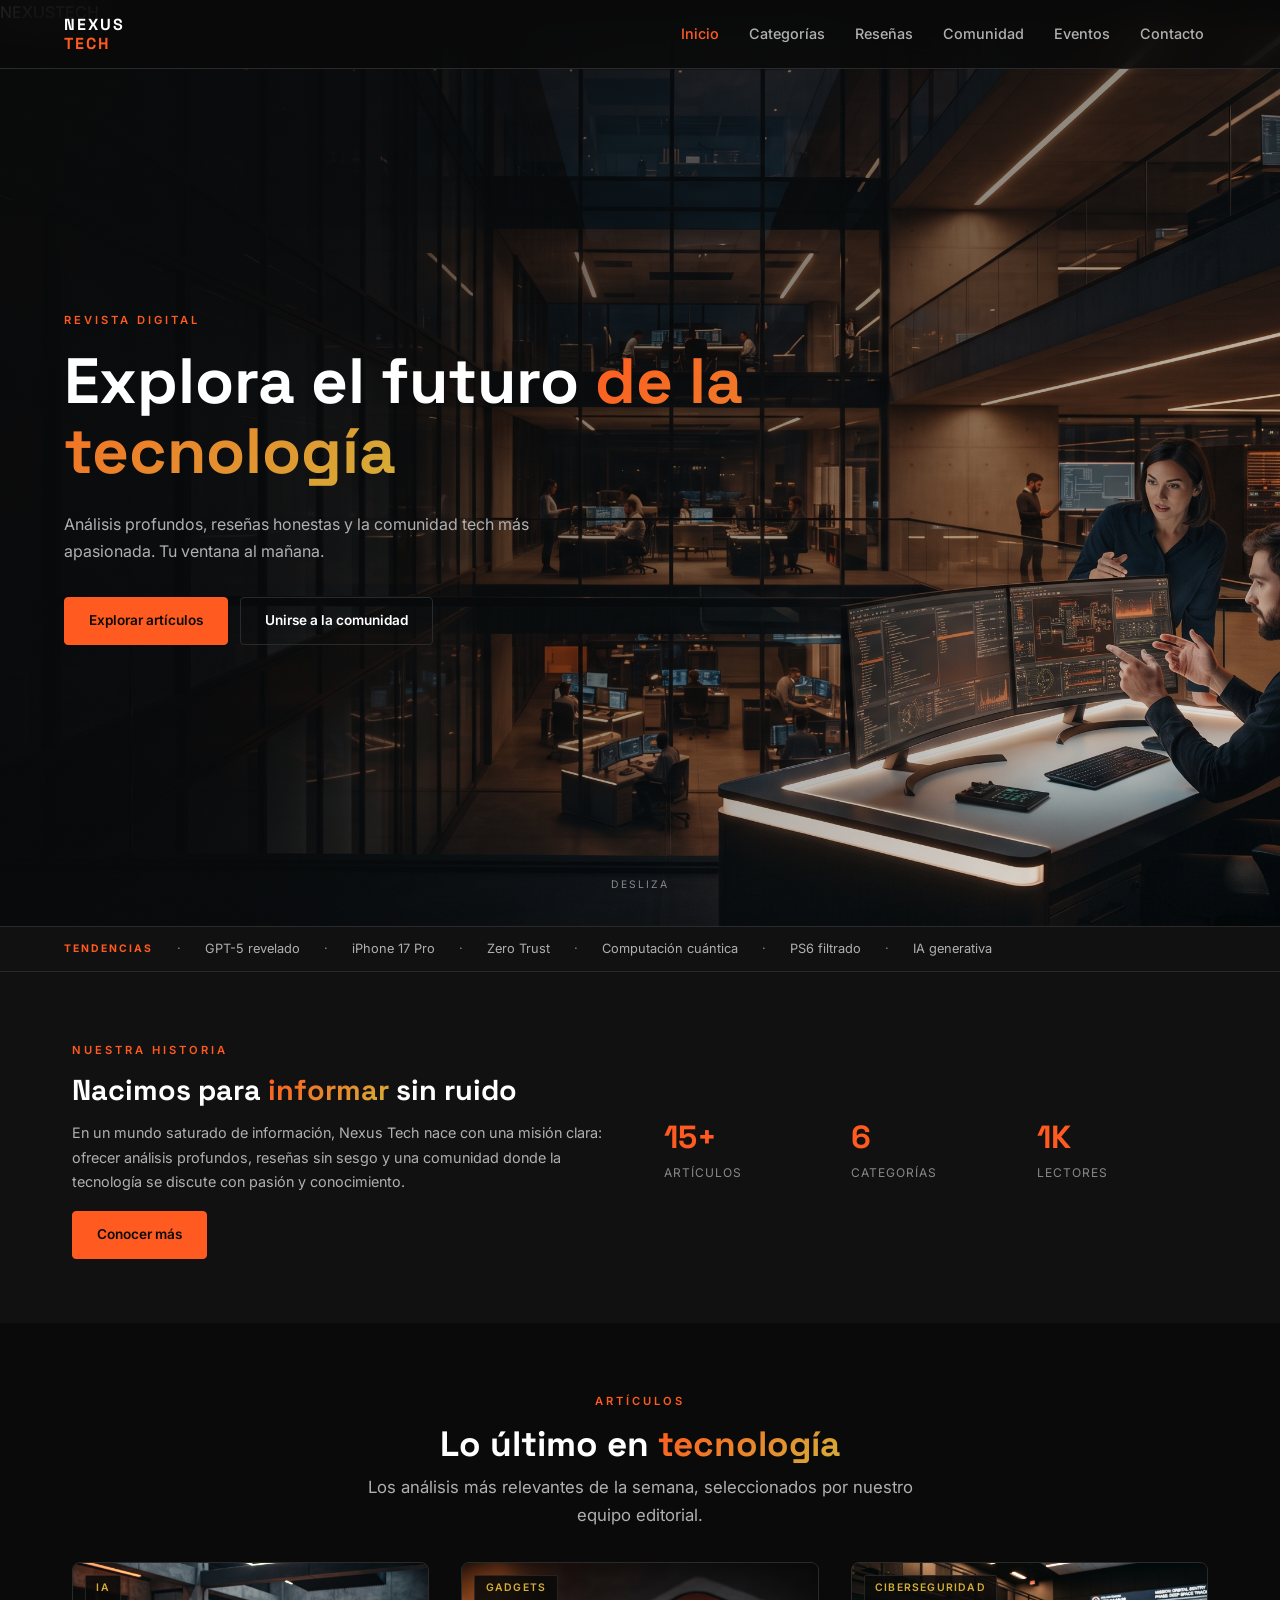
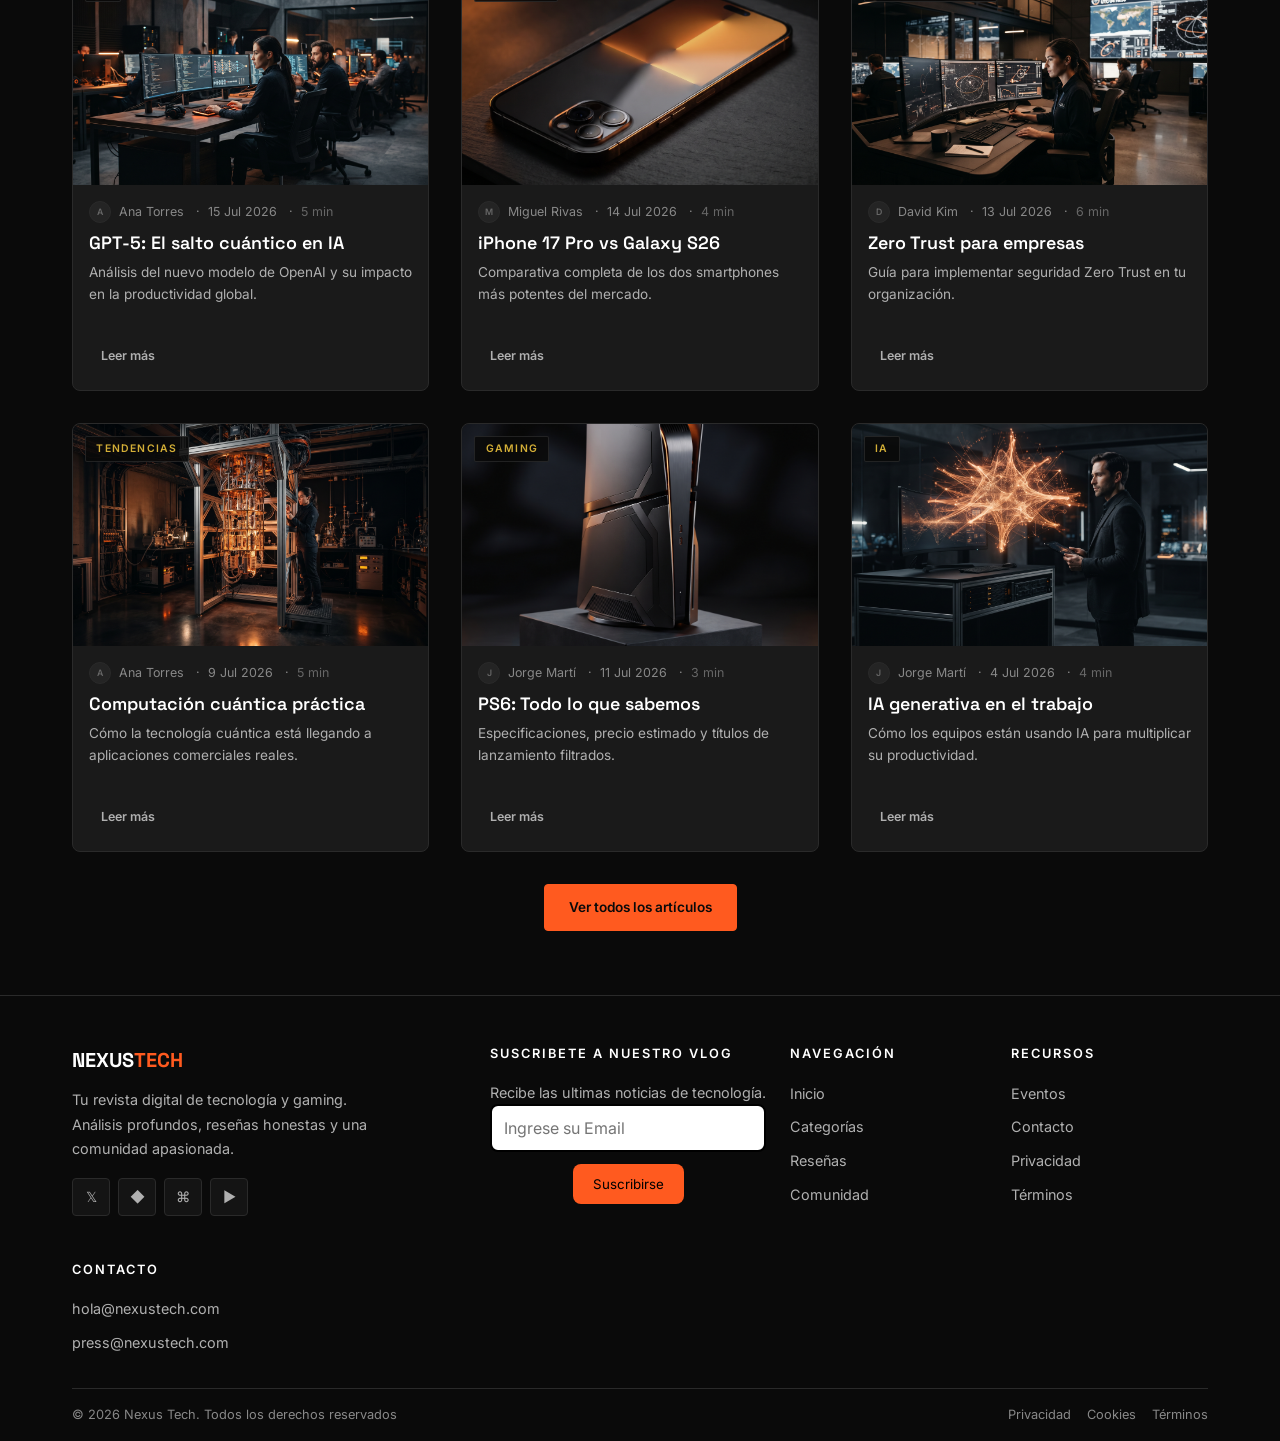
<file: index.html>
<!DOCTYPE html>
<html lang="es">
<head>
  <meta charset="UTF-8">
  <meta name="viewport" content="width=device-width, initial-scale=1.0">
  <meta name="description" content="Nexus Tech — Tu revista digital de tecnología y gaming. Análisis profundos, reseñas honestas y comunidad tech.">
  <meta name="theme-color" content="#0A0A0A">
  <meta property="og:title" content="Nexus Tech — Revista Tecnológica Digital">
  <meta property="og:description" content="Tu revista digital de tecnología y gaming. Análisis profundos, reseñas honestas y comunidad tech.">
  <meta property="og:type" content="website">
  <meta property="og:url" content="https://nexustech.com">
  <meta name="twitter:card" content="summary_large_image">
  <meta name="twitter:title" content="Nexus Tech — Revista Tecnológica Digital">
  <meta name="twitter:description" content="Tu revista digital de tecnología y gaming. Análisis profundos, reseñas honestas y comunidad tech.">
  <link rel="canonical" href="https://nexustech.com">
  <title>Nexus Tech — Revista Tecnológica Digital</title>
  <link rel="stylesheet" href="activos/css/main.css">
  <link rel="stylesheet" href="activos/css/layout.css">
  <link rel="stylesheet" href="activos/css/componentes.css">
  <link rel="stylesheet" href="activos/css/responsive.css">
</head>
<body>

  <a href="#main-content" class="skip-link">Saltar al contenido principal</a>

  <div class="loader">
    <div class="loader__logo">NEXUS<span>TECH</span></div>
    <div class="loader__bar"><div class="loader__bar-inner"></div></div>
  </div>

  <div class="progress-bar"></div>

  <header class="header">
    <div class="header__container">
      <a href="index.html" class="header__logo">NEXUS<br><span>TECH</span></a>
      <input type="checkbox" id="nav-toggle" class="nav-toggle" aria-label="Abrir menú">
      <label for="nav-toggle" class="header__toggle" aria-label="Abrir menú" tabindex="0">
        <span></span><span></span><span></span>
      </label>
      <nav class="header__nav">
        <a href="index.html" class="header__link header__link--active">Inicio</a>
        <a href="páginas/categorías.html" class="header__link">Categorías</a>
        <a href="páginas/resenas.html" class="header__link">Reseñas</a>
        <a href="páginas/comunidad.html" class="header__link">Comunidad</a>
        <a href="páginas/eventos.html" class="header__link">Eventos</a>
        <a href="páginas/contacto.html" class="header__link">Contacto</a>
      </nav>
    </div>
  </header>

  <main id="main-content">

    <section class="hero">
      <div class="hero__background">
        <picture>
          <source srcset="activos/img/hero/hero-banner.jpeg" media="(min-width: 768px)">
          <img src="activos/img/hero/hero-banner.jpeg" alt="Tecnología de vanguardia" class="hero__image">
        </picture>
        <div class="hero__overlay"></div>
      </div>
      <div class="hero__content">
        <span class="hero__tag">Revista Digital</span>
        <h1 class="hero__title">Explora el futuro <span>de la tecnología</span></h1>
        <p class="hero__description">Análisis profundos, reseñas honestas y la comunidad tech más apasionada. Tu ventana al mañana.</p>
        <div class="hero__actions">
          <a href="páginas/categorías.html" class="btn btn--primary">Explorar artículos</a>
          <a href="páginas/comunidad.html" class="btn btn--secondary">Unirse a la comunidad</a>
        </div>
      </div>
      <div class="hero__scroll">Desliza</div>
    </section>

    <section class="trending-now">
      <div class="trending-now__container">
        <span class="trending-now__label">Tendencias</span>
        <a href="páginas/categorías.html" class="trending-now__item">GPT-5 revelado</a>
        <a href="páginas/categorías.html" class="trending-now__item">iPhone 17 Pro</a>
        <a href="páginas/categorías.html" class="trending-now__item">Zero Trust</a>
        <a href="páginas/categorías.html" class="trending-now__item">Computación cuántica</a>
        <a href="páginas/categorías.html" class="trending-now__item">PS6 filtrado</a>
        <a href="páginas/categorías.html" class="trending-now__item">IA generativa</a>
      </div>
    </section>

    <section class="section story-section">
      <div class="container">
        <div class="story-section__container">
          <div>
            <span class="section__label">Nuestra Historia</span>
            <h2 class="story-section__title">Nacimos para <span class="gradient-text">informar</span> sin ruido</h2>
            <p class="story-section__text">En un mundo saturado de información, Nexus Tech nace con una misión clara: ofrecer análisis profundos, reseñas sin sesgo y una comunidad donde la tecnología se discute con pasión y conocimiento.</p>
            <a href="páginas/comunidad.html" class="btn btn--primary">Conocer más</a>
          </div>
          <div class="story-section__stats">
            <div class="story-stat">
              <div class="story-stat__number">15+</div>
              <div class="story-stat__label">Artículos</div>
            </div>
            <div class="story-stat">
              <div class="story-stat__number">6</div>
              <div class="story-stat__label">Categorías</div>
            </div>
            <div class="story-stat">
              <div class="story-stat__number">1K</div>
              <div class="story-stat__label">Lectores</div>
            </div>
          </div>
        </div>
      </div>
    </section>

    <section class="section">
      <div class="container">
        <header class="section__header">
          <span class="section__label">Artículos</span>
          <h2 class="section__title">Lo último en <span class="gradient-text">tecnología</span></h2>
          <p class="section__subtitle">Los análisis más relevantes de la semana, seleccionados por nuestro equipo editorial.</p>
        </header>
        <div class="grid-articles">

          <article class="article-card" data-category="ia" data-date="2026-07-15" data-author="Ana Torres" data-title="GPT-5: El salto cuántico en IA">
            <div class="article-card__image-wrapper">
              <img src="activos/img/articulos/ia-laboratorio.jpeg" alt="Investigadores en laboratorio de inteligencia artificial" class="article-card__image" loading="lazy">
              <span class="article-card__category">IA</span>
            </div>
            <div class="article-card__body">
              <div class="article-card__meta">
                <span class="article-card__author"><span class="article-card__avatar">A</span> Ana Torres</span>
                <span class="article-card__date">15 Jul 2026</span>
                <span class="article-card__reading-time">5 min</span>
              </div>
              <h3 class="article-card__title">GPT-5: El salto cuántico en IA</h3>
              <p class="article-card__text">Análisis del nuevo modelo de OpenAI y su impacto en la productividad global.</p>
            </div>
            <div class="article-card__footer"><a href="articulos/inteligencia-artificial.html" class="btn btn--ghost btn--sm">Leer más</a></div>
          </article>

          <article class="article-card" data-category="gadgets" data-date="2026-07-14" data-author="Miguel Rivas" data-title="iPhone 17 Pro vs Galaxy S26">
            <div class="article-card__image-wrapper">
              <img src="activos/img/reseñas/smartphone-review.jpeg" alt="Smartphone sobre superficie iluminada en estudio" class="article-card__image" loading="lazy">
              <span class="article-card__category">Gadgets</span>
            </div>
            <div class="article-card__body">
              <div class="article-card__meta">
                <span class="article-card__author"><span class="article-card__avatar">M</span> Miguel Rivas</span>
                <span class="article-card__date">14 Jul 2026</span>
                <span class="article-card__reading-time">4 min</span>
              </div>
              <h3 class="article-card__title">iPhone 17 Pro vs Galaxy S26</h3>
              <p class="article-card__text">Comparativa completa de los dos smartphones más potentes del mercado.</p>
            </div>
            <div class="article-card__footer"><a href="articulos/inteligencia-artificial.html" class="btn btn--ghost btn--sm">Leer más</a></div>
          </article>

          <article class="article-card" data-category="ciberseguridad" data-date="2026-07-13" data-author="David Kim" data-title="Zero Trust para empresas">
            <div class="article-card__image-wrapper">
              <img src="activos/img/articulos/ciberseguridad-centro.jpeg" alt="Operadores en centro de control de ciberseguridad" class="article-card__image" loading="lazy">
              <span class="article-card__category">Ciberseguridad</span>
            </div>
            <div class="article-card__body">
              <div class="article-card__meta">
                <span class="article-card__author"><span class="article-card__avatar">D</span> David Kim</span>
                <span class="article-card__date">13 Jul 2026</span>
                <span class="article-card__reading-time">6 min</span>
              </div>
              <h3 class="article-card__title">Zero Trust para empresas</h3>
              <p class="article-card__text">Guía para implementar seguridad Zero Trust en tu organización.</p>
            </div>
            <div class="article-card__footer"><a href="articulos/inteligencia-artificial.html" class="btn btn--ghost btn--sm">Leer más</a></div>
          </article>

          <article class="article-card" data-category="tendencias" data-date="2026-07-09" data-author="Ana Torres" data-title="Computación cuántica práctica">
            <div class="article-card__image-wrapper">
              <img src="activos/img/articulos/computacion-cuantica.jpeg" alt="Hardware de computación cuántica en laboratorio" class="article-card__image" loading="lazy">
              <span class="article-card__category">Tendencias</span>
            </div>
            <div class="article-card__body">
              <div class="article-card__meta">
                <span class="article-card__author"><span class="article-card__avatar">A</span> Ana Torres</span>
                <span class="article-card__date">9 Jul 2026</span>
                <span class="article-card__reading-time">5 min</span>
              </div>
              <h3 class="article-card__title">Computación cuántica práctica</h3>
              <p class="article-card__text">Cómo la tecnología cuántica está llegando a aplicaciones comerciales reales.</p>
            </div>
            <div class="article-card__footer"><a href="articulos/inteligencia-artificial.html" class="btn btn--ghost btn--sm">Leer más</a></div>
          </article>

          <article class="article-card" data-category="gadgets" data-date="2026-07-11" data-author="Jorge Martí" data-title="PS6: Todo lo que sabemos">
            <div class="article-card__image-wrapper">
              <img src="activos/img/articulos/gaming-consola.jpeg" alt="Consola de videojuegos en estudio fotográfico" class="article-card__image" loading="lazy">
              <span class="article-card__category">Gaming</span>
            </div>
            <div class="article-card__body">
              <div class="article-card__meta">
                <span class="article-card__author"><span class="article-card__avatar">J</span> Jorge Martí</span>
                <span class="article-card__date">11 Jul 2026</span>
                <span class="article-card__reading-time">3 min</span>
              </div>
              <h3 class="article-card__title">PS6: Todo lo que sabemos</h3>
              <p class="article-card__text">Especificaciones, precio estimado y títulos de lanzamiento filtrados.</p>
            </div>
            <div class="article-card__footer"><a href="articulos/inteligencia-artificial.html" class="btn btn--ghost btn--sm">Leer más</a></div>
          </article>

          <article class="article-card" data-category="ia" data-date="2026-07-04" data-author="Jorge Martí" data-title="IA generativa en el trabajo">
            <div class="article-card__image-wrapper">
              <img src="activos/img/articulos/ia-generativa.jpeg" alt="Representación de inteligencia artificial generativa" class="article-card__image" loading="lazy">
              <span class="article-card__category">IA</span>
            </div>
            <div class="article-card__body">
              <div class="article-card__meta">
                <span class="article-card__author"><span class="article-card__avatar">J</span> Jorge Martí</span>
                <span class="article-card__date">4 Jul 2026</span>
                <span class="article-card__reading-time">4 min</span>
              </div>
              <h3 class="article-card__title">IA generativa en el trabajo</h3>
              <p class="article-card__text">Cómo los equipos están usando IA para multiplicar su productividad.</p>
            </div>
            <div class="article-card__footer"><a href="articulos/inteligencia-artificial.html" class="btn btn--ghost btn--sm">Leer más</a></div>
          </article>

        </div>
        <div style="text-align:center;margin-top:var(--spacing-2xl)">
          <a href="páginas/categorías.html" class="btn btn--primary">Ver todos los artículos</a>
        </div>
      </div>
    </section>

  </main>

  <footer class="footer">
    <div class="container">
      <div class="grid-footer">
        <div class="footer__brand">
          <div class="footer__logo">NEXUS<span>TECH</span></div>
          <p class="footer__desc">Tu revista digital de tecnología y gaming. Análisis profundos, reseñas honestas y una comunidad apasionada.</p>
          <div class="footer__social">
            <a href="https://x.com/" target="_blank" rel="noopener noreferrer" class="footer__social-link" aria-label="Twitter">𝕏</a>
            <a href="#" class="footer__social-link" aria-label="Discord">◆</a>
            <a href="https://github.com/" target="_blank" rel="noopener noreferrer" class="footer__social-link" aria-label="GitHub">⌘</a>
            <a href="#" class="footer__social-link" aria-label="YouTube">▶</a>
          </div>
        </div>
        <div class="newsletter">
          <h3 class="footer__heading">Suscribete a nuestro vlog</h3>
          <p class="footer__link">Recibe las ultimas noticias de tecnología.</p>
          <form class="newsletter-form">
            <input type="email"
            placeholder="Ingrese su Email" required>
            <div style="text-align:center;">
              <button class= "btn-solo"type="submit">Suscribirse</button>
            </div>
            
          </form>
          
          
        </div>
        <div>
          <h4 class="footer__heading">Navegación</h4>
          <ul class="footer__list">
            <li><a href="index.html" class="footer__link">Inicio</a></li>
            <li><a href="páginas/categorías.html" class="footer__link">Categorías</a></li>
            <li><a href="páginas/resenas.html" class="footer__link">Reseñas</a></li>
            <li><a href="páginas/comunidad.html" class="footer__link">Comunidad</a></li>
          </ul>
        </div>
        <div>
          <h4 class="footer__heading">Recursos</h4>
          <ul class="footer__list">
            <li><a href="páginas/eventos.html" class="footer__link">Eventos</a></li>
            <li><a href="páginas/contacto.html" class="footer__link">Contacto</a></li>
            <li><a href="#" class="footer__link">Privacidad</a></li>
            <li><a href="#" class="footer__link">Términos</a></li>
          </ul>
        </div>
        <div>
          <h4 class="footer__heading">Contacto</h4>
          <ul class="footer__list">
            <li><a href="mailto:hola@nexustech.com" class="footer__link">hola@nexustech.com</a></li>
            <li><a href="press@nexustech.com" class="footer__link">press@nexustech.com</a></li>
          </ul>
        </div>
      </div>
      <div class="footer__bottom">
        <span class="footer__copy">&copy; 2026 Nexus Tech. Todos los derechos reservados</span>
        <div class="footer__legal">
          <a href="#" class="footer__legal-link">Privacidad</a>
          <a href="#" class="footer__legal-link">Cookies</a>
          <a href="#" class="footer__legal-link">Términos</a>
        </div>
      </div>
    </div>
  </footer>

</body>
</html>
</file>
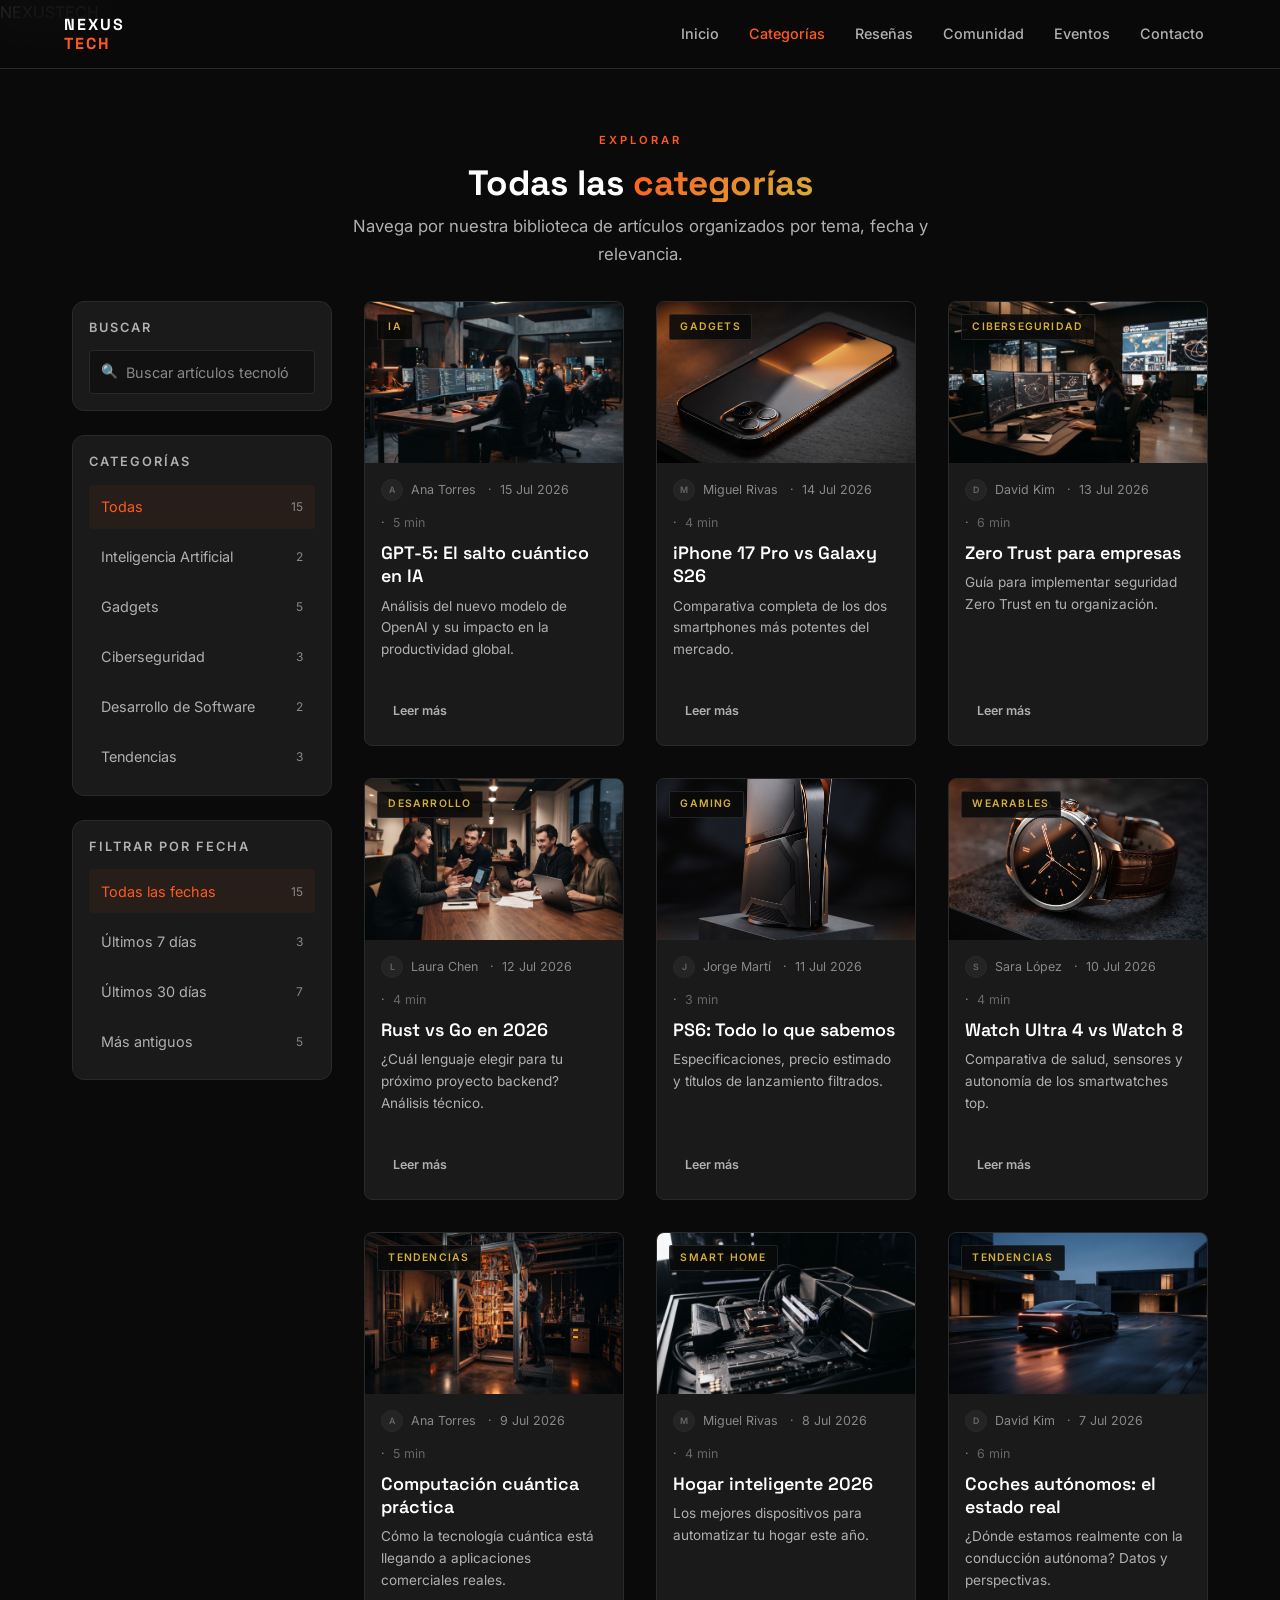
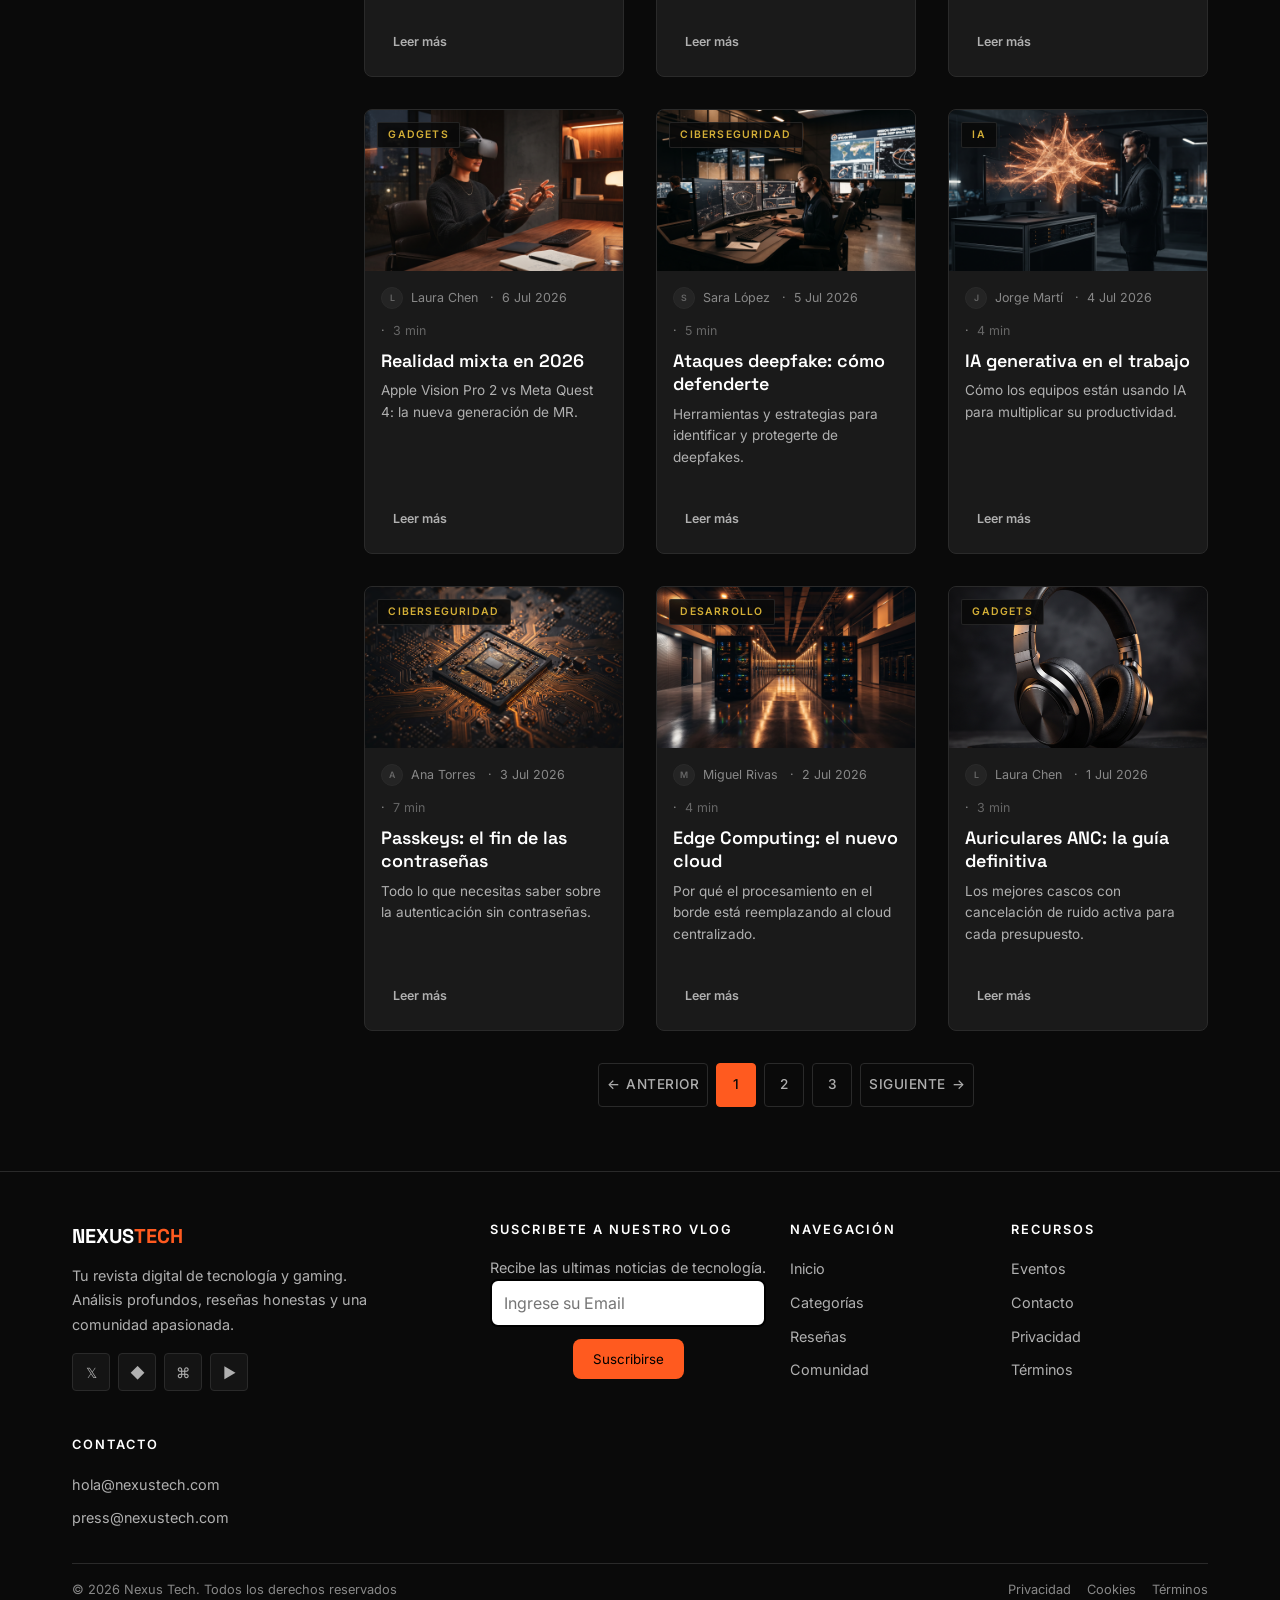
<file: páginas/categorías.html>
<!DOCTYPE html>
<html lang="es">
<head>
  <meta charset="UTF-8">
  <meta name="viewport" content="width=device-width, initial-scale=1.0">
  <meta name="description" content="Categorías de Nexus Tech — Explora artículos por tema, fecha y tendencias tecnológicas.">
  <meta name="theme-color" content="#0A0A0A">
  <title>Categorías | Nexus Tech</title>
  <link rel="stylesheet" href="../activos/css/main.css">
  <link rel="stylesheet" href="../activos/css/layout.css">
  <link rel="stylesheet" href="../activos/css/componentes.css">
  <link rel="stylesheet" href="../activos/css/responsive.css">
</head>
<body>

  <div class="loader">
    <div class="loader__logo">NEXUS<span>TECH</span></div>
    <div class="loader__bar"><div class="loader__bar-inner"></div></div>
  </div>

  <div class="progress-bar"></div>

  <header class="header">
    <div class="header__container">
      <a href="../index.html" class="header__logo">NEXUS<br><span>TECH</span></a>
      <input type="checkbox" id="nav-toggle" class="nav-toggle" aria-label="Abrir menú">
      <label for="nav-toggle" class="header__toggle" aria-label="Abrir menú" tabindex="0">
        <span></span><span></span><span></span>
      </label>
      <nav class="header__nav">
        <a href="../index.html" class="header__link">Inicio</a>
        <a href="categorías.html" class="header__link header__link--active">Categorías</a>
        <a href="resenas.html" class="header__link">Reseñas</a>
        <a href="comunidad.html" class="header__link">Comunidad</a>
        <a href="eventos.html" class="header__link">Eventos</a>
        <a href="contacto.html" class="header__link">Contacto</a>
      </nav>
    </div>
  </header>

  <main>

    <section class="section" style="padding-top: calc(68px + var(--spacing-2xl));">
      <div class="container">
        <header class="section__header">
          <span class="section__label">Explorar</span>
          <h1 class="section__title">Todas las <span class="gradient-text">categorías</span></h1>
          <p class="section__subtitle">Navega por nuestra biblioteca de artículos organizados por tema, fecha y relevancia.</p>
        </header>

        <div class="grid-categories">

          <aside class="sidebar">
            <div class="sidebar__section">
              <h2 class="sidebar__title">Buscar</h2>
              <div class="sidebar__search-wrap">
                <input type="search" class="sidebar__search" placeholder="Buscar artículos tecnológicos…" aria-label="Buscar artículos" id="searchInput">
                <span class="sidebar__search-icon">🔍</span>
              </div>
            </div>
            <div class="sidebar__section">
              <h2 class="sidebar__title">Categorías</h2>
              <div class="sidebar__filter-list" role="group" aria-label="Filtrar por categoría">
                <button class="sidebar__filter sidebar__filter--active" data-category="all">Todas <span class="sidebar__filter-count">15</span></button>
                <button class="sidebar__filter" data-category="ia">Inteligencia Artificial <span class="sidebar__filter-count">2</span></button>
                <button class="sidebar__filter" data-category="gadgets">Gadgets <span class="sidebar__filter-count">5</span></button>
                <button class="sidebar__filter" data-category="ciberseguridad">Ciberseguridad <span class="sidebar__filter-count">3</span></button>
                <button class="sidebar__filter" data-category="desarrollo">Desarrollo de Software <span class="sidebar__filter-count">2</span></button>
                <button class="sidebar__filter" data-category="tendencias">Tendencias <span class="sidebar__filter-count">3</span></button>
              </div>
            </div>
            <div class="sidebar__section">
              <h2 class="sidebar__title">Filtrar por fecha</h2>
              <div class="sidebar__filter-list" role="group" aria-label="Filtrar por fecha">
                <button class="sidebar__filter sidebar__filter--active" data-date="all">Todas las fechas <span class="sidebar__filter-count">15</span></button>
                <button class="sidebar__filter" data-date="7d">Últimos 7 días <span class="sidebar__filter-count">3</span></button>
                <button class="sidebar__filter" data-date="30d">Últimos 30 días <span class="sidebar__filter-count">7</span></button>
                <button class="sidebar__filter" data-date="older">Más antiguos <span class="sidebar__filter-count">5</span></button>
              </div>
            </div>
          </aside>

          <div>

            <section id="todas">
              <div class="grid-articles">

                <article class="article-card" data-category="ia" data-date="2026-07-15" data-author="Ana Torres" data-title="GPT-5: El salto cuántico en IA" data-description="Análisis del nuevo modelo de OpenAI y su impacto en la productividad global.">
                  <div class="article-card__image-wrapper">
                    <img src="../activos/img/articulos/ia-laboratorio.jpeg" alt="Investigadores en laboratorio de inteligencia artificial" class="article-card__image">
                    <span class="article-card__category">IA</span>
                  </div>
                  <div class="article-card__body">
                    <div class="article-card__meta">
                      <span class="article-card__author"><span class="article-card__avatar">A</span> Ana Torres</span>
                      <span class="article-card__date">15 Jul 2026</span>
                      <span class="article-card__reading-time">5 min</span>
                    </div>
                    <h3 class="article-card__title">GPT-5: El salto cuántico en IA</h3>
                    <p class="article-card__text">Análisis del nuevo modelo de OpenAI y su impacto en la productividad global.</p>
                  </div>
                  <div class="article-card__footer"><a href="../articulos/inteligencia-artificial.html" class="btn btn--ghost btn--sm">Leer más</a></div>
                </article>

                <article class="article-card" data-category="gadgets" data-date="2026-07-14" data-author="Miguel Rivas" data-title="iPhone 17 Pro vs Galaxy S26" data-description="Comparativa completa de los dos smartphones más potentes del mercado.">
                  <div class="article-card__image-wrapper">
                    <img src="../activos/img/reseñas/smartphone-review.jpeg" alt="Smartphone sobre superficie iluminada en estudio" class="article-card__image">
                    <span class="article-card__category">Gadgets</span>
                  </div>
                  <div class="article-card__body">
                    <div class="article-card__meta">
                      <span class="article-card__author"><span class="article-card__avatar">M</span> Miguel Rivas</span>
                      <span class="article-card__date">14 Jul 2026</span>
                      <span class="article-card__reading-time">4 min</span>
                    </div>
                    <h3 class="article-card__title">iPhone 17 Pro vs Galaxy S26</h3>
                    <p class="article-card__text">Comparativa completa de los dos smartphones más potentes del mercado.</p>
                  </div>
                  <div class="article-card__footer"><a href="../articulos/inteligencia-artificial.html" class="btn btn--ghost btn--sm">Leer más</a></div>
                </article>

                <article class="article-card" data-category="ciberseguridad" data-date="2026-07-13" data-author="David Kim" data-title="Zero Trust para empresas" data-description="Guía para implementar seguridad Zero Trust en tu organización.">
                  <div class="article-card__image-wrapper">
                    <img src="../activos/img/articulos/ciberseguridad-centro.jpeg" alt="Operadores en centro de control de ciberseguridad" class="article-card__image">
                    <span class="article-card__category">Ciberseguridad</span>
                  </div>
                  <div class="article-card__body">
                    <div class="article-card__meta">
                      <span class="article-card__author"><span class="article-card__avatar">D</span> David Kim</span>
                      <span class="article-card__date">13 Jul 2026</span>
                      <span class="article-card__reading-time">6 min</span>
                    </div>
                    <h3 class="article-card__title">Zero Trust para empresas</h3>
                    <p class="article-card__text">Guía para implementar seguridad Zero Trust en tu organización.</p>
                  </div>
                  <div class="article-card__footer"><a href="../articulos/inteligencia-artificial.html" class="btn btn--ghost btn--sm">Leer más</a></div>
                </article>

                <article class="article-card" data-category="desarrollo" data-date="2026-07-12" data-author="Laura Chen" data-title="Rust vs Go en 2026" data-description="¿Cuál lenguaje elegir para tu próximo proyecto backend? Análisis técnico.">
                  <div class="article-card__image-wrapper">
                    <img src="../activos/img/articulos/desarrollo-software.jpeg" alt="Ingenieros de software colaborando en código" class="article-card__image">
                    <span class="article-card__category">Desarrollo</span>
                  </div>
                  <div class="article-card__body">
                    <div class="article-card__meta">
                      <span class="article-card__author"><span class="article-card__avatar">L</span> Laura Chen</span>
                      <span class="article-card__date">12 Jul 2026</span>
                      <span class="article-card__reading-time">4 min</span>
                    </div>
                    <h3 class="article-card__title">Rust vs Go en 2026</h3>
                    <p class="article-card__text">¿Cuál lenguaje elegir para tu próximo proyecto backend? Análisis técnico.</p>
                  </div>
                  <div class="article-card__footer"><a href="../articulos/inteligencia-artificial.html" class="btn btn--ghost btn--sm">Leer más</a></div>
                </article>

                <article class="article-card" data-category="gadgets" data-date="2026-07-11" data-author="Jorge Martí" data-title="PS6: Todo lo que sabemos" data-description="Especificaciones, precio estimado y títulos de lanzamiento filtrados.">
                  <div class="article-card__image-wrapper">
                    <img src="../activos/img/articulos/gaming-consola.jpeg" alt="Consola de videojuegos en estudio fotográfico" class="article-card__image">
                    <span class="article-card__category">Gaming</span>
                  </div>
                  <div class="article-card__body">
                    <div class="article-card__meta">
                      <span class="article-card__author"><span class="article-card__avatar">J</span> Jorge Martí</span>
                      <span class="article-card__date">11 Jul 2026</span>
                      <span class="article-card__reading-time">3 min</span>
                    </div>
                    <h3 class="article-card__title">PS6: Todo lo que sabemos</h3>
                    <p class="article-card__text">Especificaciones, precio estimado y títulos de lanzamiento filtrados.</p>
                  </div>
                  <div class="article-card__footer"><a href="../articulos/inteligencia-artificial.html" class="btn btn--ghost btn--sm">Leer más</a></div>
                </article>

                <article class="article-card" data-category="gadgets" data-date="2026-07-10" data-author="Sara López" data-title="Watch Ultra 4 vs Watch 8" data-description="Comparativa de salud, sensores y autonomía de los smartwatches top.">
                  <div class="article-card__image-wrapper">
                    <img src="../activos/img/reseñas/smartwatch-review.jpeg" alt="Smartwatch con banda elegante sobre superficie oscura" class="article-card__image">
                    <span class="article-card__category">Wearables</span>
                  </div>
                  <div class="article-card__body">
                    <div class="article-card__meta">
                      <span class="article-card__author"><span class="article-card__avatar">S</span> Sara López</span>
                      <span class="article-card__date">10 Jul 2026</span>
                      <span class="article-card__reading-time">4 min</span>
                    </div>
                    <h3 class="article-card__title">Watch Ultra 4 vs Watch 8</h3>
                    <p class="article-card__text">Comparativa de salud, sensores y autonomía de los smartwatches top.</p>
                  </div>
                  <div class="article-card__footer"><a href="../articulos/inteligencia-artificial.html" class="btn btn--ghost btn--sm">Leer más</a></div>
                </article>

                <article class="article-card" data-category="tendencias" data-date="2026-07-09" data-author="Ana Torres" data-title="Computación cuántica práctica" data-description="Cómo la tecnología cuántica está llegando a aplicaciones comerciales reales.">
                  <div class="article-card__image-wrapper">
                    <img src="../activos/img/articulos/computacion-cuantica.jpeg" alt="Hardware de computación cuántica en laboratorio" class="article-card__image">
                    <span class="article-card__category">Tendencias</span>
                  </div>
                  <div class="article-card__body">
                    <div class="article-card__meta">
                      <span class="article-card__author"><span class="article-card__avatar">A</span> Ana Torres</span>
                      <span class="article-card__date">9 Jul 2026</span>
                      <span class="article-card__reading-time">5 min</span>
                    </div>
                    <h3 class="article-card__title">Computación cuántica práctica</h3>
                    <p class="article-card__text">Cómo la tecnología cuántica está llegando a aplicaciones comerciales reales.</p>
                  </div>
                  <div class="article-card__footer"><a href="../articulos/inteligencia-artificial.html" class="btn btn--ghost btn--sm">Leer más</a></div>
                </article>

                <article class="article-card" data-category="tendencias" data-date="2026-07-08" data-author="Miguel Rivas" data-title="Hogar inteligente 2026" data-description="Los mejores dispositivos para automatizar tu hogar este año.">
                  <div class="article-card__image-wrapper">
                    <img src="../activos/img/articulos/hardware-general.jpeg" alt="Dispositivos tecnológicos en entorno oscuro" class="article-card__image">
                    <span class="article-card__category">Smart Home</span>
                  </div>
                  <div class="article-card__body">
                    <div class="article-card__meta">
                      <span class="article-card__author"><span class="article-card__avatar">M</span> Miguel Rivas</span>
                      <span class="article-card__date">8 Jul 2026</span>
                      <span class="article-card__reading-time">4 min</span>
                    </div>
                    <h3 class="article-card__title">Hogar inteligente 2026</h3>
                    <p class="article-card__text">Los mejores dispositivos para automatizar tu hogar este año.</p>
                  </div>
                  <div class="article-card__footer"><a href="../articulos/inteligencia-artificial.html" class="btn btn--ghost btn--sm">Leer más</a></div>
                </article>

                <article class="article-card" data-category="tendencias" data-date="2026-07-07" data-author="David Kim" data-title="Coches autónomos: el estado real" data-description="¿Dónde estamos realmente con la conducción autónoma? Datos y perspectivas.">
                  <div class="article-card__image-wrapper">
                    <img src="../activos/img/articulos/vehiculos-autonomos.jpeg" alt="Vehículo autónomo de lujo en carretera" class="article-card__image">
                    <span class="article-card__category">Tendencias</span>
                  </div>
                  <div class="article-card__body">
                    <div class="article-card__meta">
                      <span class="article-card__author"><span class="article-card__avatar">D</span> David Kim</span>
                      <span class="article-card__date">7 Jul 2026</span>
                      <span class="article-card__reading-time">6 min</span>
                    </div>
                    <h3 class="article-card__title">Coches autónomos: el estado real</h3>
                    <p class="article-card__text">¿Dónde estamos realmente con la conducción autónoma? Datos y perspectivas.</p>
                  </div>
                  <div class="article-card__footer"><a href="../articulos/inteligencia-artificial.html" class="btn btn--ghost btn--sm">Leer más</a></div>
                </article>

                <article class="article-card" data-category="gadgets" data-date="2026-07-06" data-author="Laura Chen" data-title="Realidad mixta en 2026" data-description="Apple Vision Pro 2 vs Meta Quest 4: la nueva generación de MR.">
                  <div class="article-card__image-wrapper">
                    <img src="../activos/img/articulos/realidad-virtual.jpeg" alt="Desarrollador utilizando gafas de realidad virtual" class="article-card__image">
                    <span class="article-card__category">Gadgets</span>
                  </div>
                  <div class="article-card__body">
                    <div class="article-card__meta">
                      <span class="article-card__author"><span class="article-card__avatar">L</span> Laura Chen</span>
                      <span class="article-card__date">6 Jul 2026</span>
                      <span class="article-card__reading-time">3 min</span>
                    </div>
                    <h3 class="article-card__title">Realidad mixta en 2026</h3>
                    <p class="article-card__text">Apple Vision Pro 2 vs Meta Quest 4: la nueva generación de MR.</p>
                  </div>
                  <div class="article-card__footer"><a href="../articulos/inteligencia-artificial.html" class="btn btn--ghost btn--sm">Leer más</a></div>
                </article>

                <article class="article-card" data-category="ciberseguridad" data-date="2026-07-05" data-author="Sara López" data-title="Ataques deepfake: cómo defenderte" data-description="Herramientas y estrategias para identificar y protegerte de deepfakes.">
                  <div class="article-card__image-wrapper">
                    <img src="../activos/img/articulos/ciberseguridad-centro.jpeg" alt="Centro de monitoreo de ciberseguridad con pantallas" class="article-card__image">
                    <span class="article-card__category">Ciberseguridad</span>
                  </div>
                  <div class="article-card__body">
                    <div class="article-card__meta">
                      <span class="article-card__author"><span class="article-card__avatar">S</span> Sara López</span>
                      <span class="article-card__date">5 Jul 2026</span>
                      <span class="article-card__reading-time">5 min</span>
                    </div>
                    <h3 class="article-card__title">Ataques deepfake: cómo defenderte</h3>
                    <p class="article-card__text">Herramientas y estrategias para identificar y protegerte de deepfakes.</p>
                  </div>
                  <div class="article-card__footer"><a href="../articulos/inteligencia-artificial.html" class="btn btn--ghost btn--sm">Leer más</a></div>
                </article>

                <article class="article-card" data-category="ia" data-date="2026-07-04" data-author="Jorge Martí" data-title="IA generativa en el trabajo" data-description="Cómo los equipos están usando IA para multiplicar su productividad.">
                  <div class="article-card__image-wrapper">
                    <img src="../activos/img/articulos/ia-generativa.jpeg" alt="Representación de inteligencia artificial generativa en estudio" class="article-card__image">
                    <span class="article-card__category">IA</span>
                  </div>
                  <div class="article-card__body">
                    <div class="article-card__meta">
                      <span class="article-card__author"><span class="article-card__avatar">J</span> Jorge Martí</span>
                      <span class="article-card__date">4 Jul 2026</span>
                      <span class="article-card__reading-time">4 min</span>
                    </div>
                    <h3 class="article-card__title">IA generativa en el trabajo</h3>
                    <p class="article-card__text">Cómo los equipos están usando IA para multiplicar su productividad.</p>
                  </div>
                  <div class="article-card__footer"><a href="../articulos/inteligencia-artificial.html" class="btn btn--ghost btn--sm">Leer más</a></div>
                </article>

                <article class="article-card" data-category="ciberseguridad" data-date="2026-07-03" data-author="Ana Torres" data-title="Passkeys: el fin de las contraseñas" data-description="Todo lo que necesitas saber sobre la autenticación sin contraseñas.">
                  <div class="article-card__image-wrapper">
                    <img src="../activos/img/articulos/semiconductor.jpeg" alt="Chip semiconductor en placa de circuito" class="article-card__image">
                    <span class="article-card__category">Ciberseguridad</span>
                  </div>
                  <div class="article-card__body">
                    <div class="article-card__meta">
                      <span class="article-card__author"><span class="article-card__avatar">A</span> Ana Torres</span>
                      <span class="article-card__date">3 Jul 2026</span>
                      <span class="article-card__reading-time">7 min</span>
                    </div>
                    <h3 class="article-card__title">Passkeys: el fin de las contraseñas</h3>
                    <p class="article-card__text">Todo lo que necesitas saber sobre la autenticación sin contraseñas.</p>
                  </div>
                  <div class="article-card__footer"><a href="../articulos/inteligencia-artificial.html" class="btn btn--ghost btn--sm">Leer más</a></div>
                </article>

                <article class="article-card" data-category="desarrollo" data-date="2026-07-02" data-author="Miguel Rivas" data-title="Edge Computing: el nuevo cloud" data-description="Por qué el procesamiento en el borde está reemplazando al cloud centralizado.">
                  <div class="article-card__image-wrapper">
                    <img src="../activos/img/articulos/cloud-computing.jpeg" alt="Centro de datos de computación en la nube" class="article-card__image">
                    <span class="article-card__category">Desarrollo</span>
                  </div>
                  <div class="article-card__body">
                    <div class="article-card__meta">
                      <span class="article-card__author"><span class="article-card__avatar">M</span> Miguel Rivas</span>
                      <span class="article-card__date">2 Jul 2026</span>
                      <span class="article-card__reading-time">4 min</span>
                    </div>
                    <h3 class="article-card__title">Edge Computing: el nuevo cloud</h3>
                    <p class="article-card__text">Por qué el procesamiento en el borde está reemplazando al cloud centralizado.</p>
                  </div>
                  <div class="article-card__footer"><a href="../articulos/inteligencia-artificial.html" class="btn btn--ghost btn--sm">Leer más</a></div>
                </article>

                <article class="article-card" data-category="gadgets" data-date="2026-07-01" data-author="Laura Chen" data-title="Auriculares ANC: la guía definitiva" data-description="Los mejores cascos con cancelación de ruido activa para cada presupuesto.">
                  <div class="article-card__image-wrapper">
                    <img src="../activos/img/reseñas/audifonos-review.jpeg" alt="Auriculares inalámbricos premium en estudio" class="article-card__image">
                    <span class="article-card__category">Gadgets</span>
                  </div>
                  <div class="article-card__body">
                    <div class="article-card__meta">
                      <span class="article-card__author"><span class="article-card__avatar">L</span> Laura Chen</span>
                      <span class="article-card__date">1 Jul 2026</span>
                      <span class="article-card__reading-time">3 min</span>
                    </div>
                    <h3 class="article-card__title">Auriculares ANC: la guía definitiva</h3>
                    <p class="article-card__text">Los mejores cascos con cancelación de ruido activa para cada presupuesto.</p>
                  </div>
                  <div class="article-card__footer"><a href="../articulos/inteligencia-artificial.html" class="btn btn--ghost btn--sm">Leer más</a></div>
                </article>

              </div>
            </section>

            <div class="no-results" role="status" aria-live="polite" hidden>
              <p class="no-results__text">No se encontraron artículos relacionados.</p>
            </div>

            <nav class="pagination" aria-label="Paginación de artículos">
              <a href="#" class="pagination__link pagination__link--prev">← <span>Anterior</span></a>
              <a href="#" class="pagination__link pagination__link--active">1</a>
              <a href="#" class="pagination__link">2</a>
              <a href="#" class="pagination__link">3</a>
              <a href="#" class="pagination__link pagination__link--next"><span>Siguiente</span> →</a>
            </nav>

          </div>
        </div>
      </div>
    </section>

  </main>

  <footer class="footer">
    <div class="container">
      <div class="grid-footer">
        <div class="footer__brand">
          <div class="footer__logo">NEXUS<span>TECH</span></div>
          <p class="footer__desc">Tu revista digital de tecnología y gaming. Análisis profundos, reseñas honestas y una comunidad apasionada.</p>
          <div class="footer__social">
            <a href="https://x.com/" target="_blank" rel="noopener noreferrer" class="footer__social-link" aria-label="Twitter">𝕏</a>
            <a href="#" class="footer__social-link" aria-label="Discord">◆</a>
            <a href="https://github.com/" target="_blank" rel="noopener noreferrer" class="footer__social-link" aria-label="GitHub">⌘</a>
            <a href="#" class="footer__social-link" aria-label="YouTube">▶</a>
          </div>
        </div>
        <div class="newsletter">
          <h3 class="footer__heading">Suscribete a nuestro vlog</h3>
          <p class="footer__link">Recibe las ultimas noticias de tecnología.</p>
          <form class="newsletter-form">
            <input type="email"
            placeholder="Ingrese su Email" required>
            <div style="text-align:center;">
              <button class= "btn-solo"type="submit">Suscribirse</button>
            </div>
            
          </form>
          
          
        </div>
        <div>
          <h4 class="footer__heading">Navegación</h4>
          <ul class="footer__list">
            <li><a href="index.html" class="footer__link">Inicio</a></li>
            <li><a href="páginas/categorías.html" class="footer__link">Categorías</a></li>
            <li><a href="páginas/resenas.html" class="footer__link">Reseñas</a></li>
            <li><a href="páginas/comunidad.html" class="footer__link">Comunidad</a></li>
          </ul>
        </div>
        <div>
          <h4 class="footer__heading">Recursos</h4>
          <ul class="footer__list">
            <li><a href="páginas/eventos.html" class="footer__link">Eventos</a></li>
            <li><a href="páginas/contacto.html" class="footer__link">Contacto</a></li>
            <li><a href="#" class="footer__link">Privacidad</a></li>
            <li><a href="#" class="footer__link">Términos</a></li>
          </ul>
        </div>
        <div>
          <h4 class="footer__heading">Contacto</h4>
          <ul class="footer__list">
            <li><a href="mailto:hola@nexustech.com" class="footer__link">hola@nexustech.com</a></li>
            <li><a href="press@nexustech.com" class="footer__link">press@nexustech.com</a></li>
          </ul>
        </div>
      </div>
      <div class="footer__bottom">
        <span class="footer__copy">&copy; 2026 Nexus Tech. Todos los derechos reservados</span>
        <div class="footer__legal">
          <a href="#" class="footer__legal-link">Privacidad</a>
          <a href="#" class="footer__legal-link">Cookies</a>
          <a href="#" class="footer__legal-link">Términos</a>
        </div>
      </div>
    </div>
  </footer>

</body>
</html>
</file>
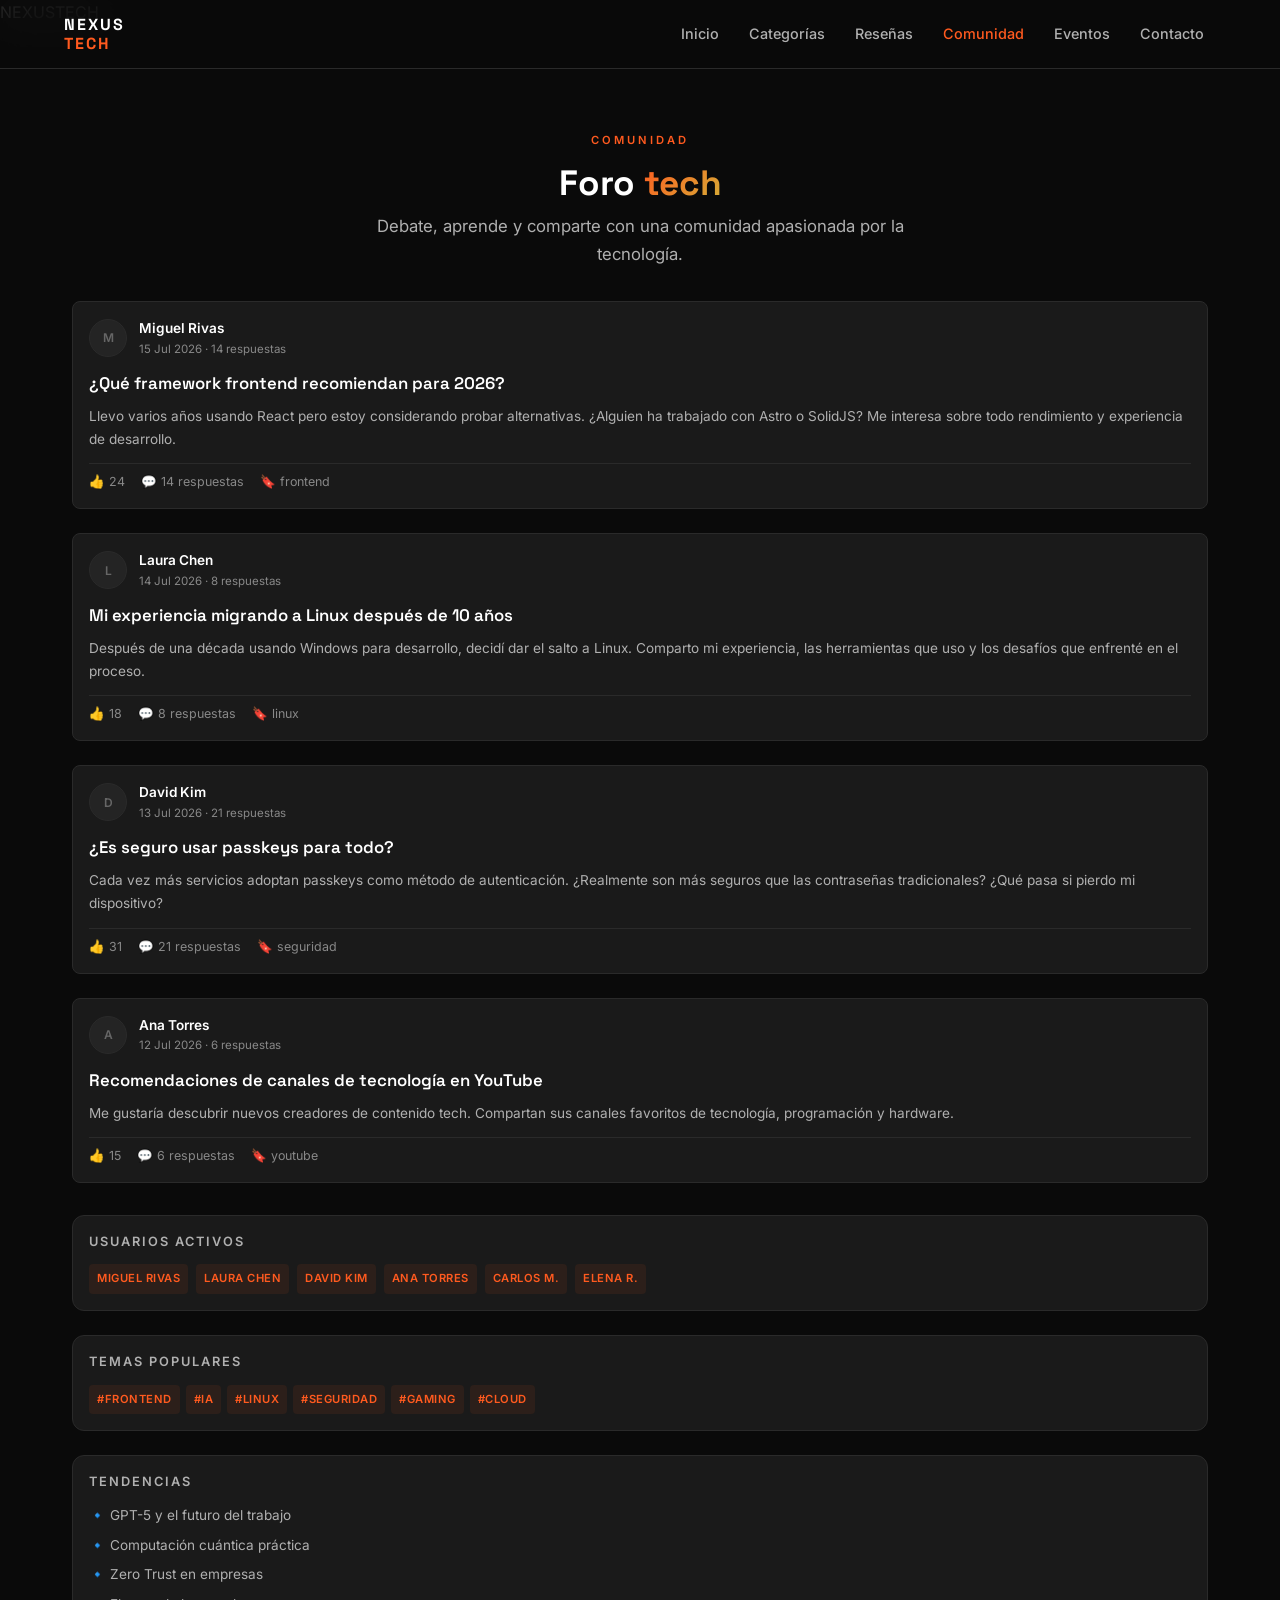
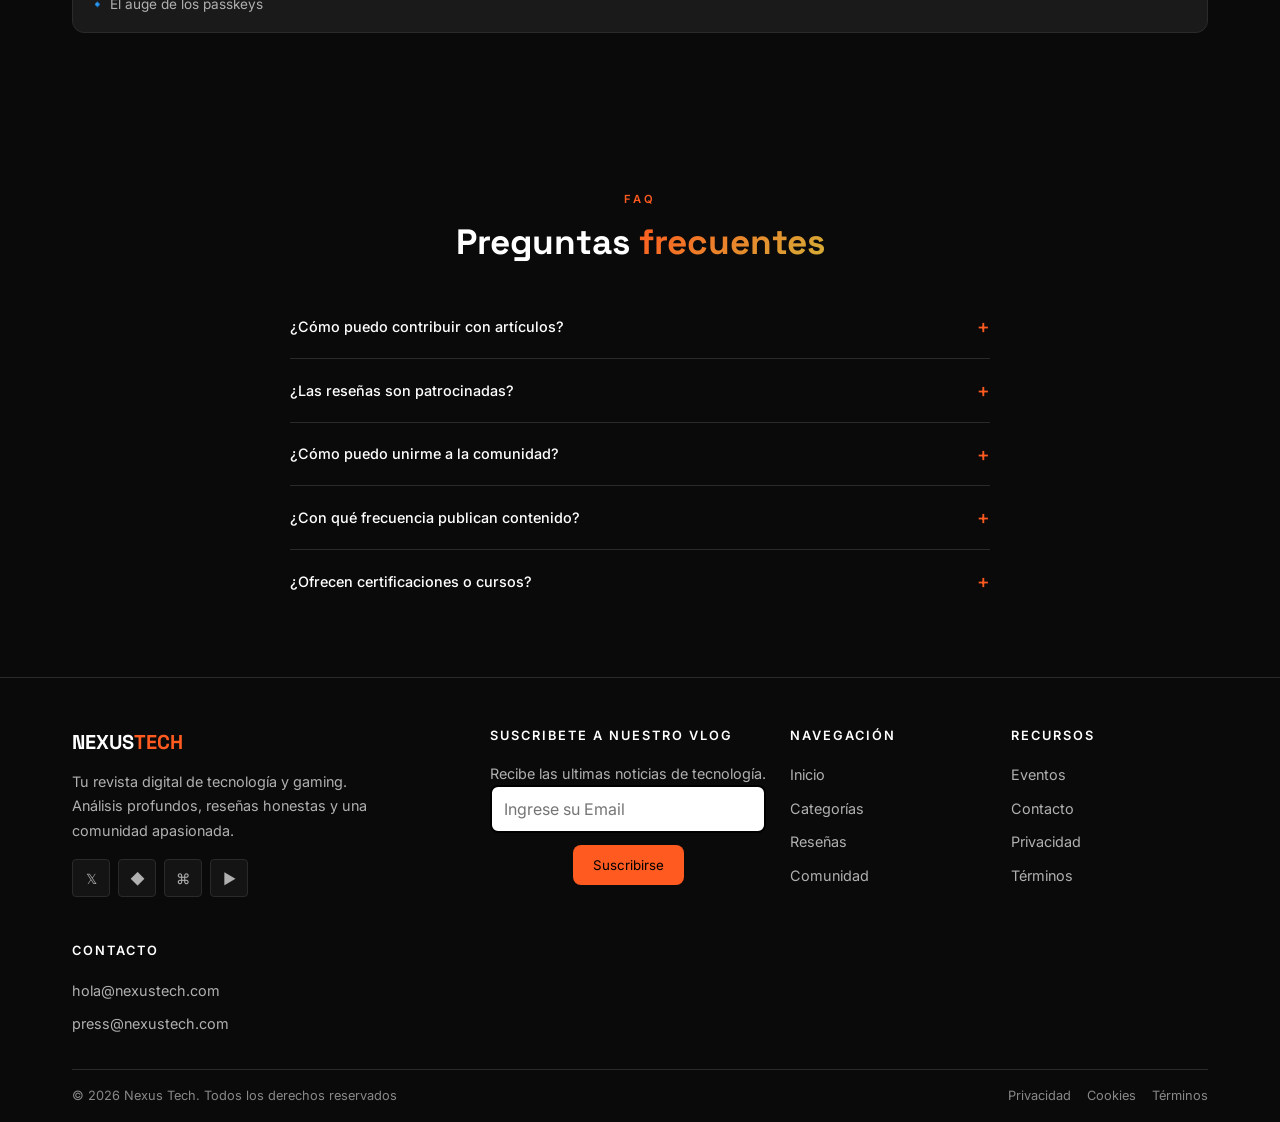
<file: páginas/comunidad.html>
<!DOCTYPE html>
<html lang="es">
<head>
  <meta charset="UTF-8">
  <meta name="viewport" content="width=device-width, initial-scale=1.0">
  <meta name="description" content="Comunidad Nexus Tech — Foro, debates y preguntas frecuentes sobre tecnología.">
  <meta name="theme-color" content="#0A0A0A">
  <title>Comunidad | Nexus Tech</title>
  <link rel="stylesheet" href="../activos/css/main.css">
  <link rel="stylesheet" href="../activos/css/layout.css">
  <link rel="stylesheet" href="../activos/css/componentes.css">
  <link rel="stylesheet" href="../activos/css/responsive.css">
</head>
<body>

  <div class="loader">
    <div class="loader__logo">NEXUS<span>TECH</span></div>
    <div class="loader__bar"><div class="loader__bar-inner"></div></div>
  </div>

  <div class="progress-bar"></div>

  <header class="header">
    <div class="header__container">
      <a href="../index.html" class="header__logo">NEXUS<br><span>TECH</span></a>
      <input type="checkbox" id="nav-toggle" class="nav-toggle" aria-label="Abrir menú">
      <label for="nav-toggle" class="header__toggle" aria-label="Abrir menú" tabindex="0">
        <span></span><span></span><span></span>
      </label>
      <nav class="header__nav">
        <a href="../index.html" class="header__link">Inicio</a>
        <a href="categorías.html" class="header__link">Categorías</a>
        <a href="resenas.html" class="header__link">Reseñas</a>
        <a href="comunidad.html" class="header__link header__link--active">Comunidad</a>
        <a href="eventos.html" class="header__link">Eventos</a>
        <a href="contacto.html" class="header__link">Contacto</a>
      </nav>
    </div>
  </header>

  <main>

    <section class="section" style="padding-top: calc(68px + var(--spacing-2xl));">
      <div class="container">
        <header class="section__header">
          <span class="section__label">Comunidad</span>
          <h1 class="section__title">Foro <span class="gradient-text">tech</span></h1>
          <p class="section__subtitle">Debate, aprende y comparte con una comunidad apasionada por la tecnología.</p>
        </header>

        <div style="display:grid;grid-template-columns:1fr;gap:var(--spacing-2xl);align-items:start">

          <div style="display:flex;flex-direction:column;gap:var(--spacing-xl)">

            <article class="post">
              <div class="post__header">
                <div class="post__avatar">M</div>
                <div>
                  <div class="post__author">Miguel Rivas</div>
                  <div class="post__date">15 Jul 2026 · 14 respuestas</div>
                </div>
              </div>
              <h3 class="post__title">¿Qué framework frontend recomiendan para 2026?</h3>
              <p class="post__text">Llevo varios años usando React pero estoy considerando probar alternativas. ¿Alguien ha trabajado con Astro o SolidJS? Me interesa sobre todo rendimiento y experiencia de desarrollo.</p>
              <div class="post__footer">
                <span class="post__action">👍 24</span>
                <span class="post__action">💬 14 respuestas</span>
                <span class="post__action">🔖 frontend</span>
              </div>
            </article>

            <article class="post">
              <div class="post__header">
                <div class="post__avatar">L</div>
                <div>
                  <div class="post__author">Laura Chen</div>
                  <div class="post__date">14 Jul 2026 · 8 respuestas</div>
                </div>
              </div>
              <h3 class="post__title">Mi experiencia migrando a Linux después de 10 años</h3>
              <p class="post__text">Después de una década usando Windows para desarrollo, decidí dar el salto a Linux. Comparto mi experiencia, las herramientas que uso y los desafíos que enfrenté en el proceso.</p>
              <div class="post__footer">
                <span class="post__action">👍 18</span>
                <span class="post__action">💬 8 respuestas</span>
                <span class="post__action">🔖 linux</span>
              </div>
            </article>

            <article class="post">
              <div class="post__header">
                <div class="post__avatar">D</div>
                <div>
                  <div class="post__author">David Kim</div>
                  <div class="post__date">13 Jul 2026 · 21 respuestas</div>
                </div>
              </div>
              <h3 class="post__title">¿Es seguro usar passkeys para todo?</h3>
              <p class="post__text">Cada vez más servicios adoptan passkeys como método de autenticación. ¿Realmente son más seguros que las contraseñas tradicionales? ¿Qué pasa si pierdo mi dispositivo?</p>
              <div class="post__footer">
                <span class="post__action">👍 31</span>
                <span class="post__action">💬 21 respuestas</span>
                <span class="post__action">🔖 seguridad</span>
              </div>
            </article>

            <article class="post">
              <div class="post__header">
                <div class="post__avatar">A</div>
                <div>
                  <div class="post__author">Ana Torres</div>
                  <div class="post__date">12 Jul 2026 · 6 respuestas</div>
                </div>
              </div>
              <h3 class="post__title">Recomendaciones de canales de tecnología en YouTube</h3>
              <p class="post__text">Me gustaría descubrir nuevos creadores de contenido tech. Compartan sus canales favoritos de tecnología, programación y hardware.</p>
              <div class="post__footer">
                <span class="post__action">👍 15</span>
                <span class="post__action">💬 6 respuestas</span>
                <span class="post__action">🔖 youtube</span>
              </div>
            </article>

          </div>

          <aside class="sidebar">
            <div class="sidebar__section">
              <h2 class="sidebar__title">Usuarios activos</h2>
              <div style="display:flex;flex-wrap:wrap;gap:var(--spacing-sm)">
                <span class="badge badge--accent">Miguel Rivas</span>
                <span class="badge badge--accent">Laura Chen</span>
                <span class="badge badge--accent">David Kim</span>
                <span class="badge badge--accent">Ana Torres</span>
                <span class="badge badge--accent">Carlos M.</span>
                <span class="badge badge--accent">Elena R.</span>
              </div>
            </div>
            <div class="sidebar__section">
              <h2 class="sidebar__title">Temas populares</h2>
              <div style="display:flex;flex-wrap:wrap;gap:var(--spacing-xs)">
                <span class="badge badge--accent">#frontend</span>
                <span class="badge badge--accent">#IA</span>
                <span class="badge badge--accent">#linux</span>
                <span class="badge badge--accent">#seguridad</span>
                <span class="badge badge--accent">#gaming</span>
                <span class="badge badge--accent">#cloud</span>
              </div>
            </div>
            <div class="sidebar__section">
              <h2 class="sidebar__title">Tendencias</h2>
              <div style="display:flex;flex-direction:column;gap:var(--spacing-sm)">
                <a href="#" style="font-size:0.85rem;color:var(--color-light-gray);transition:color var(--transition-fast);">🔹 GPT-5 y el futuro del trabajo</a>
                <a href="#" style="font-size:0.85rem;color:var(--color-light-gray);transition:color var(--transition-fast);">🔹 Computación cuántica práctica</a>
                <a href="#" style="font-size:0.85rem;color:var(--color-light-gray);transition:color var(--transition-fast);">🔹 Zero Trust en empresas</a>
                <a href="#" style="font-size:0.85rem;color:var(--color-light-gray);transition:color var(--transition-fast);">🔹 El auge de los passkeys</a>
              </div>
            </div>
          </aside>

        </div>
      </div>
    </section>

    <section class="section">
      <div class="container">
        <header class="section__header">
          <span class="section__label">FAQ</span>
          <h2 class="section__title">Preguntas <span class="gradient-text">frecuentes</span></h2>
        </header>
        <div style="max-width:700px;margin:0 auto;">

          <div class="faq__item">
            <details>
              <summary class="faq__question">¿Cómo puedo contribuir con artículos?</summary>
              <p class="faq__answer">Puedes enviar tu propuesta a través de nuestro formulario de contacto. Nuestro equipo editorial revisará tu propuesta y te responderá en un plazo de 5 días hábiles.</p>
            </details>
          </div>

          <div class="faq__item">
            <details>
              <summary class="faq__question">¿Las reseñas son patrocinadas?</summary>
              <p class="faq__answer">No. Todas nuestras reseñas son independientes y sin sesgo. No aceptamos pagos por reseñas positivas. Cada dispositivo es evaluado con los mismos criterios objetivos.</p>
            </details>
          </div>

          <div class="faq__item">
            <details>
              <summary class="faq__question">¿Cómo puedo unirme a la comunidad?</summary>
              <p class="faq__answer">La comunidad es abierta y gratuita. Solo necesitas crear una cuenta para participar en los foros, comentar artículos y conectarte con otros entusiastas de la tecnología.</p>
            </details>
          </div>

          <div class="faq__item">
            <details>
              <summary class="faq__question">¿Con qué frecuencia publican contenido?</summary>
              <p class="faq__answer">Publicamos nuevos artículos todos los días. Las reseñas se publican semanalmente y los eventos especiales se anuncian con al menos dos semanas de anticipación.</p>
            </details>
          </div>

          <div class="faq__item">
            <details>
              <summary class="faq__question">¿Ofrecen certificaciones o cursos?</summary>
              <p class="faq__answer">Actualmente no ofrecemos certificaciones, pero estamos desarrollando una serie de tutoriales y guías prácticas que serán publicadas próximamente.</p>
            </details>
          </div>

        </div>
      </div>
    </section>

  </main>

  <footer class="footer">
    <div class="container">
      <div class="grid-footer">
        <div class="footer__brand">
          <div class="footer__logo">NEXUS<span>TECH</span></div>
          <p class="footer__desc">Tu revista digital de tecnología y gaming. Análisis profundos, reseñas honestas y una comunidad apasionada.</p>
          <div class="footer__social">
            <a href="https://x.com/" target="_blank" rel="noopener noreferrer" class="footer__social-link" aria-label="Twitter">𝕏</a>
            <a href="#" class="footer__social-link" aria-label="Discord">◆</a>
            <a href="https://github.com/" target="_blank" rel="noopener noreferrer" class="footer__social-link" aria-label="GitHub">⌘</a>
            <a href="#" class="footer__social-link" aria-label="YouTube">▶</a>
          </div>
        </div>
        <div class="newsletter">
          <h3 class="footer__heading">Suscribete a nuestro vlog</h3>
          <p class="footer__link">Recibe las ultimas noticias de tecnología.</p>
          <form class="newsletter-form">
            <input type="email"
            placeholder="Ingrese su Email" required>
            <div style="text-align:center;">
              <button class= "btn-solo"type="submit">Suscribirse</button>
            </div>
            
          </form>
          
          
        </div>
        <div>
          <h4 class="footer__heading">Navegación</h4>
          <ul class="footer__list">
            <li><a href="index.html" class="footer__link">Inicio</a></li>
            <li><a href="páginas/categorías.html" class="footer__link">Categorías</a></li>
            <li><a href="páginas/resenas.html" class="footer__link">Reseñas</a></li>
            <li><a href="páginas/comunidad.html" class="footer__link">Comunidad</a></li>
          </ul>
        </div>
        <div>
          <h4 class="footer__heading">Recursos</h4>
          <ul class="footer__list">
            <li><a href="páginas/eventos.html" class="footer__link">Eventos</a></li>
            <li><a href="páginas/contacto.html" class="footer__link">Contacto</a></li>
            <li><a href="#" class="footer__link">Privacidad</a></li>
            <li><a href="#" class="footer__link">Términos</a></li>
          </ul>
        </div>
        <div>
          <h4 class="footer__heading">Contacto</h4>
          <ul class="footer__list">
            <li><a href="mailto:hola@nexustech.com" class="footer__link">hola@nexustech.com</a></li>
            <li><a href="press@nexustech.com" class="footer__link">press@nexustech.com</a></li>
          </ul>
        </div>
      </div>
      <div class="footer__bottom">
        <span class="footer__copy">&copy; 2026 Nexus Tech. Todos los derechos reservados</span>
        <div class="footer__legal">
          <a href="#" class="footer__legal-link">Privacidad</a>
          <a href="#" class="footer__legal-link">Cookies</a>
          <a href="#" class="footer__legal-link">Términos</a>
        </div>
      </div>
    </div>
  </footer>

</body>
</html>
</file>
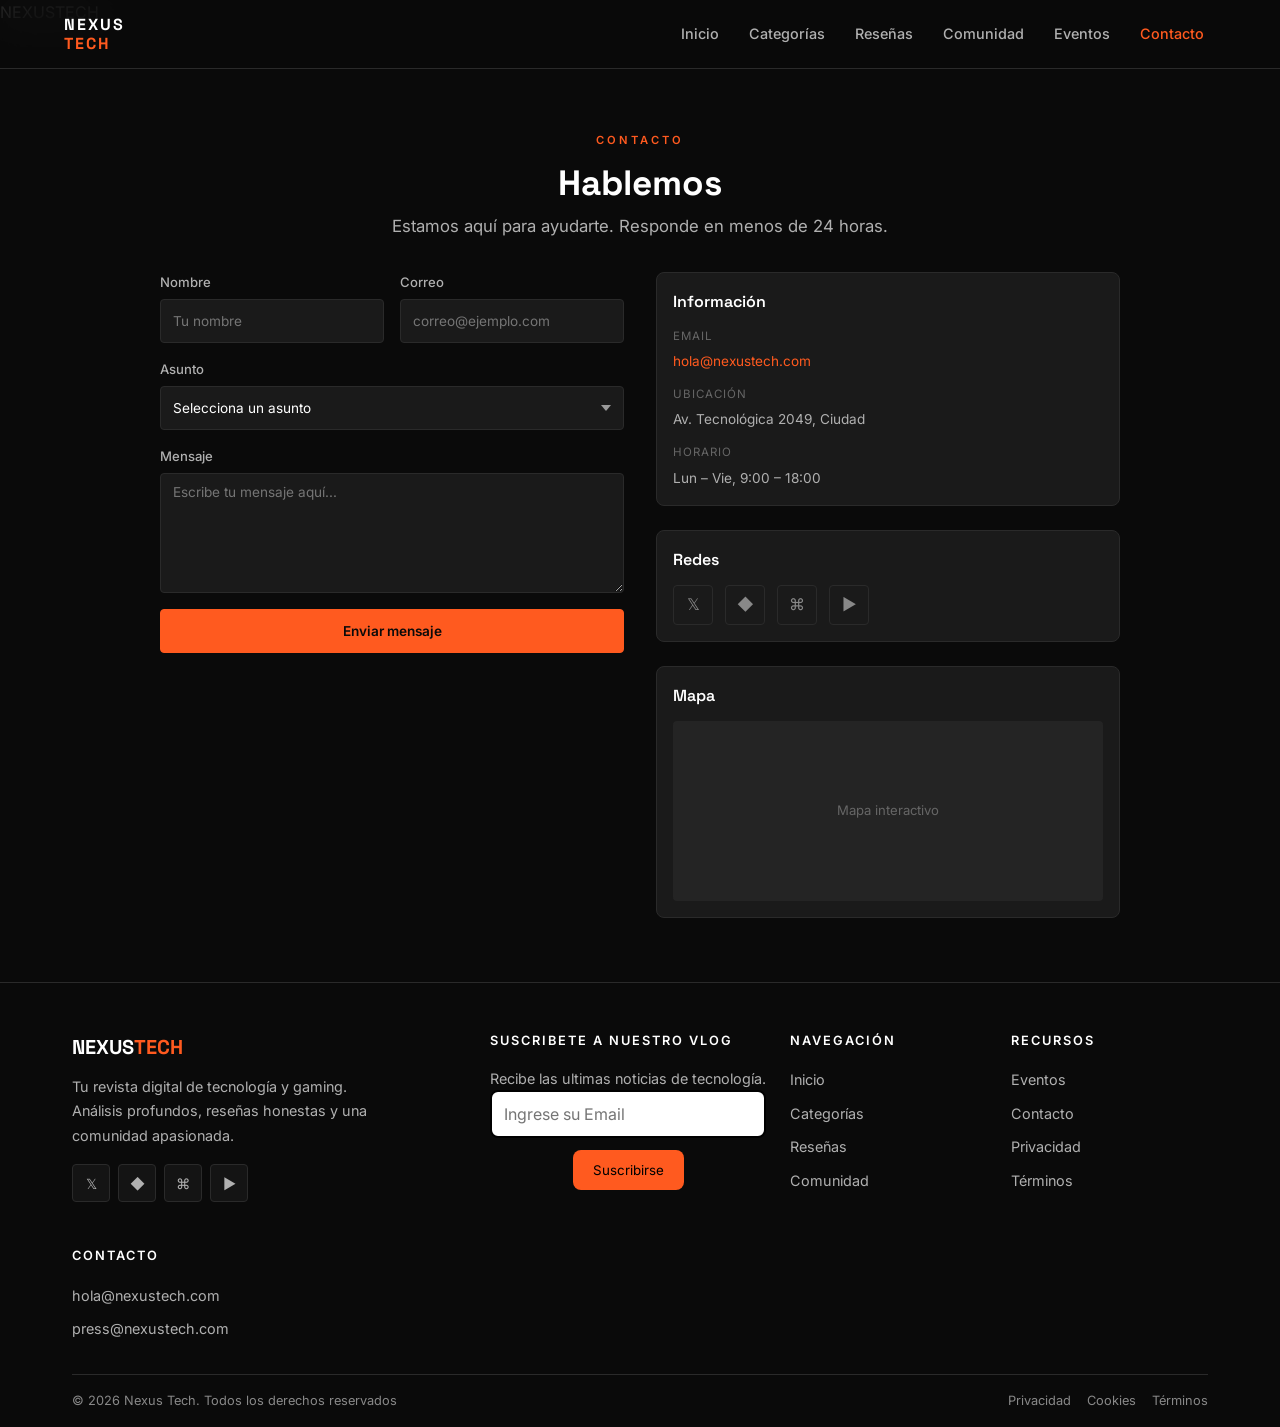
<file: páginas/contacto.html>
<!DOCTYPE html>
<html lang="es">
<head>
  <meta charset="UTF-8">
  <meta name="viewport" content="width=device-width, initial-scale=1.0">
  <meta name="description" content="Contacto Nexus Tech — Escríbenos, encuentra nuestras oficinas o síguenos en redes sociales.">
  <meta name="theme-color" content="#0A0A0A">
  <title>Contacto | Nexus Tech</title>
  <link rel="stylesheet" href="../activos/css/main.css">
  <link rel="stylesheet" href="../activos/css/layout.css">
  <link rel="stylesheet" href="../activos/css/componentes.css">
  <link rel="stylesheet" href="../activos/css/responsive.css">
</head>
<body>

  <div class="loader">
    <div class="loader__logo">NEXUS<span>TECH</span></div>
    <div class="loader__bar"><div class="loader__bar-inner"></div></div>
  </div>

  <div class="progress-bar"></div>

  <header class="header">
    <div class="header__container">
      <a href="../index.html" class="header__logo">NEXUS<br><span>TECH</span></a>
      <input type="checkbox" id="nav-toggle" class="nav-toggle" aria-label="Abrir menú">
      <label for="nav-toggle" class="header__toggle" aria-label="Abrir menú" tabindex="0">
        <span></span><span></span><span></span>
      </label>
      <nav class="header__nav">
        <a href="../index.html" class="header__link">Inicio</a>
        <a href="categorías.html" class="header__link">Categorías</a>
        <a href="resenas.html" class="header__link">Reseñas</a>
        <a href="comunidad.html" class="header__link">Comunidad</a>
        <a href="eventos.html" class="header__link">Eventos</a>
        <a href="contacto.html" class="header__link header__link--active">Contacto</a>
      </nav>
    </div>
  </header>

  <main>

    <section class="section" style="padding-top: calc(68px + var(--spacing-2xl));">
      <div class="container">
        <header class="section__header">
          <span class="section__label">Contacto</span>
          <h1 class="section__title">Hablemos</h1>
          <p class="section__subtitle">Estamos aquí para ayudarte. Responde en menos de 24 horas.</p>
        </header>

        <div style="display:grid;grid-template-columns:1fr 1fr;gap:var(--spacing-2xl);align-items:start;max-width:960px;margin:0 auto">

          <form class="form">
            <div class="form__row">
              <div class="form__group">
                <label for="nombre" class="form__label">Nombre</label>
                <input type="text" id="nombre" class="form__input" placeholder="Tu nombre" required>
              </div>
              <div class="form__group">
                <label for="email" class="form__label">Correo</label>
                <input type="email" id="email" class="form__input" placeholder="correo@ejemplo.com" required>
              </div>
            </div>
            <div class="form__group">
              <label for="asunto" class="form__label">Asunto</label>
              <select id="asunto" class="form__select">
                <option value="">Selecciona un asunto</option>
                <option value="colaboracion">Colaboración</option>
                <option value="prensa">Prensa</option>
                <option value="soporte">Soporte</option>
                <option value="eventos">Eventos</option>
                <option value="otro">Otro</option>
              </select>
            </div>
            <div class="form__group">
              <label for="mensaje" class="form__label">Mensaje</label>
              <textarea id="mensaje" class="form__textarea" placeholder="Escribe tu mensaje aquí..." required></textarea>
            </div>
            <button type="submit" class="btn btn--primary">Enviar mensaje</button>
          </form>

          <div style="display:flex;flex-direction:column;gap:var(--spacing-xl)">

            <div style="background:var(--color-surface);border:1px solid var(--color-border);border-radius:var(--radius-md);padding:var(--spacing-lg)">
              <h3 style="font-family:var(--font-display);font-size:1rem;font-weight:600;color:var(--color-white);margin-bottom:var(--spacing-md)">Información</h3>
              <dl style="display:flex;flex-direction:column;gap:var(--spacing-md)">
                <div><dt style="font-size:0.72rem;color:var(--color-text-muted);text-transform:uppercase;letter-spacing:1px;margin-bottom:var(--spacing-xs)">Email</dt><dd style="font-size:0.85rem;color:var(--color-light-gray);margin:0"><a href="mailto:hola@nexustech.com" style="color:var(--color-accent)">hola@nexustech.com</a></dd></div>
                <div><dt style="font-size:0.72rem;color:var(--color-text-muted);text-transform:uppercase;letter-spacing:1px;margin-bottom:var(--spacing-xs)">Ubicación</dt><dd style="font-size:0.85rem;color:var(--color-light-gray);margin:0">Av. Tecnológica 2049, Ciudad</dd></div>
                <div><dt style="font-size:0.72rem;color:var(--color-text-muted);text-transform:uppercase;letter-spacing:1px;margin-bottom:var(--spacing-xs)">Horario</dt><dd style="font-size:0.85rem;color:var(--color-light-gray);margin:0">Lun – Vie, 9:00 – 18:00</dd></div>
              </dl>
            </div>

            <div style="background:var(--color-surface);border:1px solid var(--color-border);border-radius:var(--radius-md);padding:var(--spacing-lg)">
              <h3 style="font-family:var(--font-display);font-size:1rem;font-weight:600;color:var(--color-white);margin-bottom:var(--spacing-md)">Redes</h3>
              <div style="display:flex;gap:var(--spacing-md)">
                <a href="https://x.com/" target="_blank" rel="noopener noreferrer" style="width:40px;height:40px;border:1px solid var(--color-border);border-radius:var(--radius-sm);display:flex;align-items:center;justify-content:center;color:var(--color-gray);transition:all var(--transition-fast);text-decoration:none">𝕏</a>
                <a href="#" style="width:40px;height:40px;border:1px solid var(--color-border);border-radius:var(--radius-sm);display:flex;align-items:center;justify-content:center;color:var(--color-gray);transition:all var(--transition-fast);text-decoration:none">◆</a>
                <a href="https://github.com/" target="_blank" rel="noopener noreferrer" style="width:40px;height:40px;border:1px solid var(--color-border);border-radius:var(--radius-sm);display:flex;align-items:center;justify-content:center;color:var(--color-gray);transition:all var(--transition-fast);text-decoration:none">⌘</a>
                <a href="#" style="width:40px;height:40px;border:1px solid var(--color-border);border-radius:var(--radius-sm);display:flex;align-items:center;justify-content:center;color:var(--color-gray);transition:all var(--transition-fast);text-decoration:none">▶</a>
              </div>
            </div>

            <div style="background:var(--color-surface);border:1px solid var(--color-border);border-radius:var(--radius-md);padding:var(--spacing-lg)">
              <h3 style="font-family:var(--font-display);font-size:1rem;font-weight:600;color:var(--color-white);margin-bottom:var(--spacing-md)">Mapa</h3>
              <div style="background:var(--color-surface-light);border-radius:var(--radius-sm);height:180px;display:flex;align-items:center;justify-content:center;font-size:0.82rem;color:var(--color-text-muted)">Mapa interactivo</div>
            </div>

          </div>

        </div>
      </div>
    </section>

  </main>

  <footer class="footer">
    <div class="container">
      <div class="grid-footer">
        <div class="footer__brand">
          <div class="footer__logo">NEXUS<span>TECH</span></div>
          <p class="footer__desc">Tu revista digital de tecnología y gaming. Análisis profundos, reseñas honestas y una comunidad apasionada.</p>
          <div class="footer__social">
            <a href="https://x.com/" target="_blank" rel="noopener noreferrer" class="footer__social-link" aria-label="Twitter">𝕏</a>
            <a href="#" class="footer__social-link" aria-label="Discord">◆</a>
            <a href="https://github.com/" target="_blank" rel="noopener noreferrer" class="footer__social-link" aria-label="GitHub">⌘</a>
            <a href="#" class="footer__social-link" aria-label="YouTube">▶</a>
          </div>
        </div>
        <div class="newsletter">
          <h3 class="footer__heading">Suscribete a nuestro vlog</h3>
          <p class="footer__link">Recibe las ultimas noticias de tecnología.</p>
          <form class="newsletter-form">
            <input type="email"
            placeholder="Ingrese su Email" required>
            <div style="text-align:center;">
              <button class= "btn-solo"type="submit">Suscribirse</button>
            </div>
            
          </form>
          
          
        </div>
        <div>
          <h4 class="footer__heading">Navegación</h4>
          <ul class="footer__list">
            <li><a href="index.html" class="footer__link">Inicio</a></li>
            <li><a href="páginas/categorías.html" class="footer__link">Categorías</a></li>
            <li><a href="páginas/resenas.html" class="footer__link">Reseñas</a></li>
            <li><a href="páginas/comunidad.html" class="footer__link">Comunidad</a></li>
          </ul>
        </div>
        <div>
          <h4 class="footer__heading">Recursos</h4>
          <ul class="footer__list">
            <li><a href="páginas/eventos.html" class="footer__link">Eventos</a></li>
            <li><a href="páginas/contacto.html" class="footer__link">Contacto</a></li>
            <li><a href="#" class="footer__link">Privacidad</a></li>
            <li><a href="#" class="footer__link">Términos</a></li>
          </ul>
        </div>
        <div>
          <h4 class="footer__heading">Contacto</h4>
          <ul class="footer__list">
            <li><a href="mailto:hola@nexustech.com" class="footer__link">hola@nexustech.com</a></li>
            <li><a href="press@nexustech.com" class="footer__link">press@nexustech.com</a></li>
          </ul>
        </div>
      </div>
      <div class="footer__bottom">
        <span class="footer__copy">&copy; 2026 Nexus Tech. Todos los derechos reservados</span>
        <div class="footer__legal">
          <a href="#" class="footer__legal-link">Privacidad</a>
          <a href="#" class="footer__legal-link">Cookies</a>
          <a href="#" class="footer__legal-link">Términos</a>
        </div>
      </div>
    </div>
  </footer>

</body>
</html>
</file>
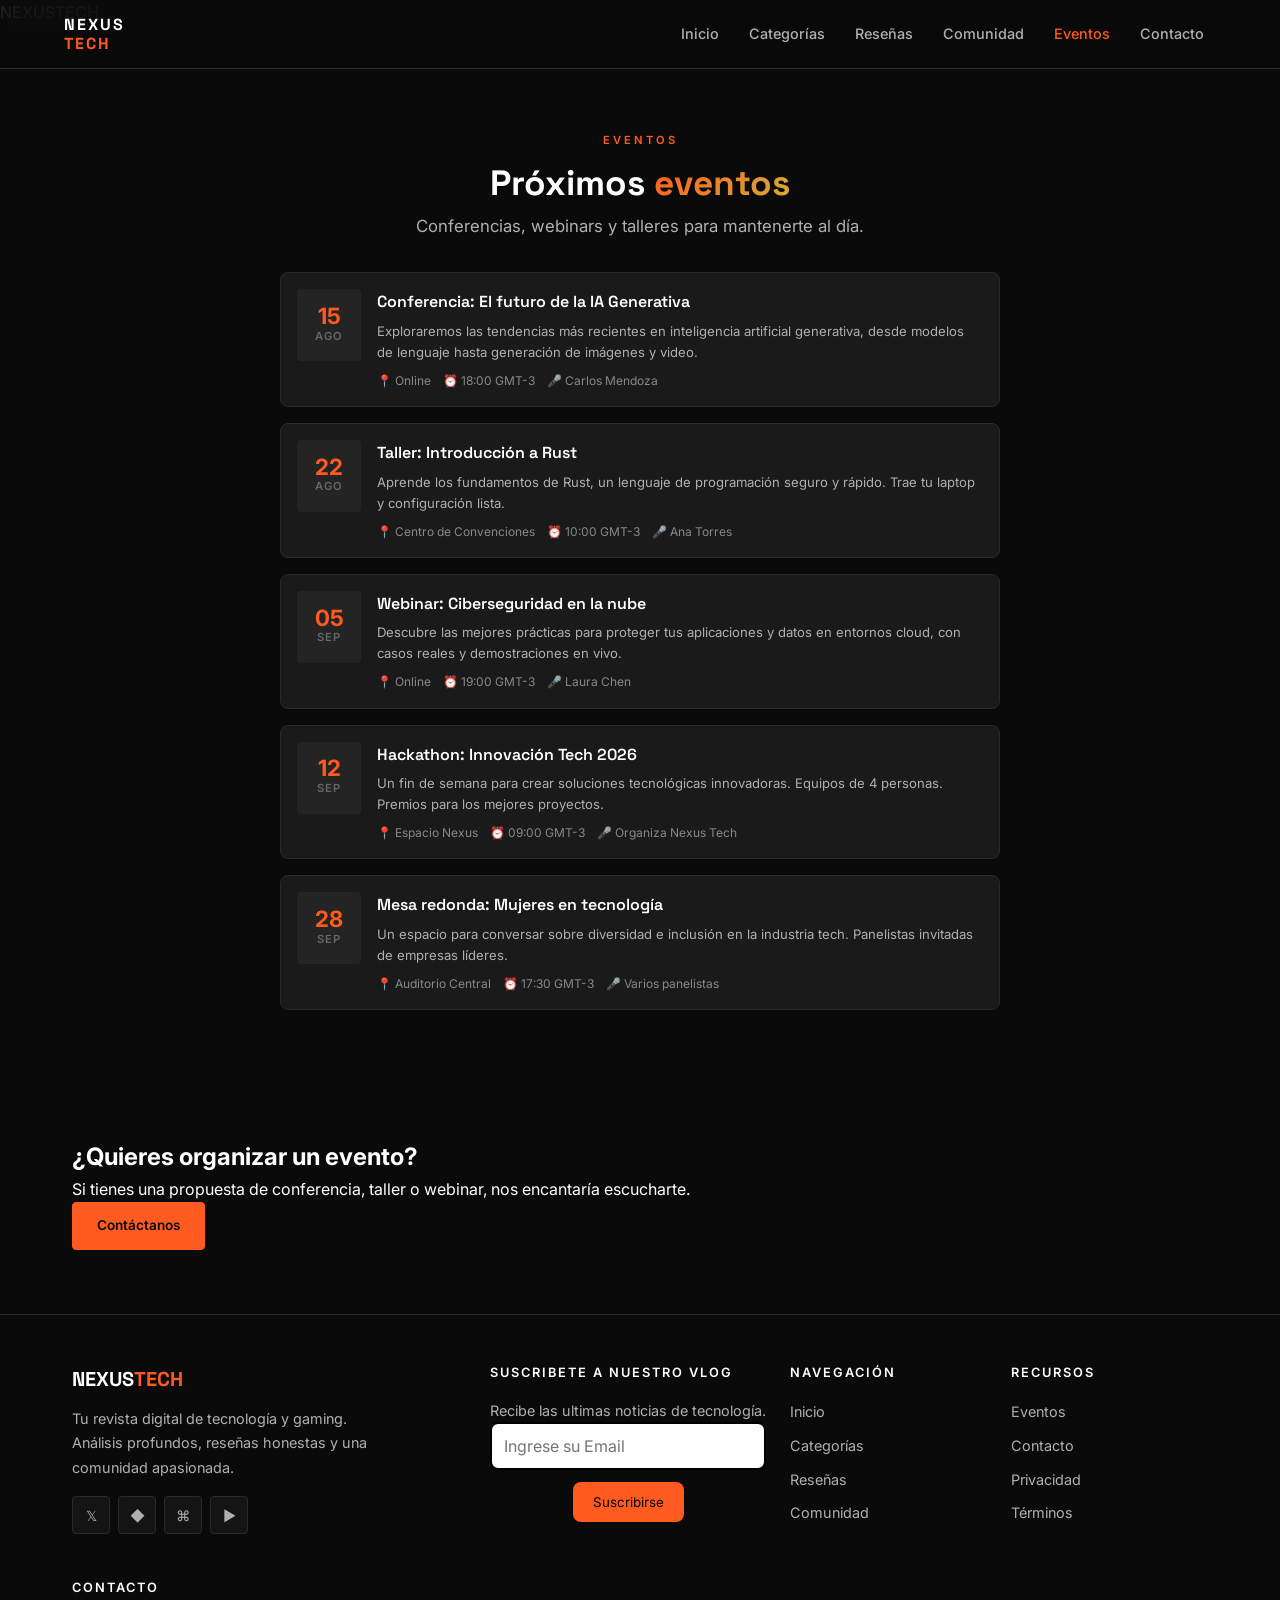
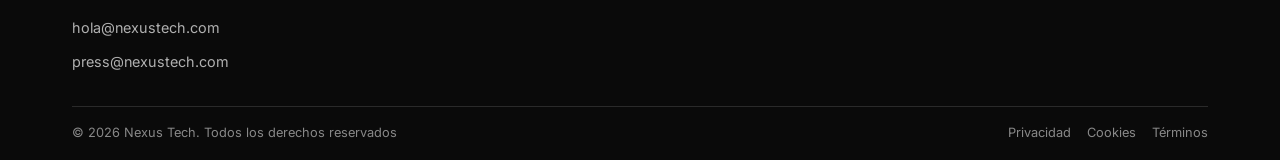
<file: páginas/eventos.html>
<!DOCTYPE html>
<html lang="es">
<head>
  <meta charset="UTF-8">
  <meta name="viewport" content="width=device-width, initial-scale=1.0">
  <meta name="description" content="Eventos Nexus Tech — Conferencias, webinars y talleres sobre tecnología.">
  <meta name="theme-color" content="#0A0A0A">
  <title>Eventos | Nexus Tech</title>
  <link rel="stylesheet" href="../activos/css/main.css">
  <link rel="stylesheet" href="../activos/css/layout.css">
  <link rel="stylesheet" href="../activos/css/componentes.css">
  <link rel="stylesheet" href="../activos/css/responsive.css">
</head>
<body>

  <div class="loader">
    <div class="loader__logo">NEXUS<span>TECH</span></div>
    <div class="loader__bar"><div class="loader__bar-inner"></div></div>
  </div>

  <div class="progress-bar"></div>

  <header class="header">
    <div class="header__container">
      <a href="../index.html" class="header__logo">NEXUS<br><span>TECH</span></a>
      <input type="checkbox" id="nav-toggle" class="nav-toggle" aria-label="Abrir menú">
      <label for="nav-toggle" class="header__toggle" aria-label="Abrir menú" tabindex="0">
        <span></span><span></span><span></span>
      </label>
      <nav class="header__nav">
        <a href="../index.html" class="header__link">Inicio</a>
        <a href="categorías.html" class="header__link">Categorías</a>
        <a href="resenas.html" class="header__link">Reseñas</a>
        <a href="comunidad.html" class="header__link">Comunidad</a>
        <a href="eventos.html" class="header__link header__link--active">Eventos</a>
        <a href="contacto.html" class="header__link">Contacto</a>
      </nav>
    </div>
  </header>

  <main>

    <section class="section" style="padding-top: calc(68px + var(--spacing-2xl));">
      <div class="container">
        <header class="section__header">
          <span class="section__label">Eventos</span>
          <h1 class="section__title">Próximos <span class="gradient-text">eventos</span></h1>
          <p class="section__subtitle">Conferencias, webinars y talleres para mantenerte al día.</p>
        </header>

        <div style="display:flex;flex-direction:column;gap:var(--spacing-lg);max-width:720px;margin:0 auto;">

          <article class="event-card">
            <div class="event-card__date-box">
              <div class="event-card__day">15</div>
              <div class="event-card__month">Ago</div>
            </div>
            <div class="event-card__body">
              <h3 class="event-card__title">Conferencia: El futuro de la IA Generativa</h3>
              <p class="event-card__desc">Exploraremos las tendencias más recientes en inteligencia artificial generativa, desde modelos de lenguaje hasta generación de imágenes y video.</p>
              <div class="event-card__meta">
                <span>📍 Online</span>
                <span>⏰ 18:00 GMT-3</span>
                <span>🎤 Carlos Mendoza</span>
              </div>
            </div>
          </article>

          <article class="event-card">
            <div class="event-card__date-box">
              <div class="event-card__day">22</div>
              <div class="event-card__month">Ago</div>
            </div>
            <div class="event-card__body">
              <h3 class="event-card__title">Taller: Introducción a Rust</h3>
              <p class="event-card__desc">Aprende los fundamentos de Rust, un lenguaje de programación seguro y rápido. Trae tu laptop y configuración lista.</p>
              <div class="event-card__meta">
                <span>📍 Centro de Convenciones</span>
                <span>⏰ 10:00 GMT-3</span>
                <span>🎤 Ana Torres</span>
              </div>
            </div>
          </article>

          <article class="event-card">
            <div class="event-card__date-box">
              <div class="event-card__day">05</div>
              <div class="event-card__month">Sep</div>
            </div>
            <div class="event-card__body">
              <h3 class="event-card__title">Webinar: Ciberseguridad en la nube</h3>
              <p class="event-card__desc">Descubre las mejores prácticas para proteger tus aplicaciones y datos en entornos cloud, con casos reales y demostraciones en vivo.</p>
              <div class="event-card__meta">
                <span>📍 Online</span>
                <span>⏰ 19:00 GMT-3</span>
                <span>🎤 Laura Chen</span>
              </div>
            </div>
          </article>

          <article class="event-card">
            <div class="event-card__date-box">
              <div class="event-card__day">12</div>
              <div class="event-card__month">Sep</div>
            </div>
            <div class="event-card__body">
              <h3 class="event-card__title">Hackathon: Innovación Tech 2026</h3>
              <p class="event-card__desc">Un fin de semana para crear soluciones tecnológicas innovadoras. Equipos de 4 personas. Premios para los mejores proyectos.</p>
              <div class="event-card__meta">
                <span>📍 Espacio Nexus</span>
                <span>⏰ 09:00 GMT-3</span>
                <span>🎤 Organiza Nexus Tech</span>
              </div>
            </div>
          </article>

          <article class="event-card">
            <div class="event-card__date-box">
              <div class="event-card__day">28</div>
              <div class="event-card__month">Sep</div>
            </div>
            <div class="event-card__body">
              <h3 class="event-card__title">Mesa redonda: Mujeres en tecnología</h3>
              <p class="event-card__desc">Un espacio para conversar sobre diversidad e inclusión en la industria tech. Panelistas invitadas de empresas líderes.</p>
              <div class="event-card__meta">
                <span>📍 Auditorio Central</span>
                <span>⏰ 17:30 GMT-3</span>
                <span>🎤 Varios panelistas</span>
              </div>
            </div>
          </article>

        </div>
      </div>
    </section>

    <section class="section">
      <div class="container">
        <div class="cta-banner">
          <div class="cta-banner__content">
            <h2 class="cta-banner__title">¿Quieres organizar un evento?</h2>
            <p class="cta-banner__text">Si tienes una propuesta de conferencia, taller o webinar, nos encantaría escucharte.</p>
            <a href="contacto.html" class="btn btn--primary">Contáctanos</a>
          </div>
        </div>
      </div>
    </section>

  </main>

  <footer class="footer">
    <div class="container">
      <div class="grid-footer">
        <div class="footer__brand">
          <div class="footer__logo">NEXUS<span>TECH</span></div>
          <p class="footer__desc">Tu revista digital de tecnología y gaming. Análisis profundos, reseñas honestas y una comunidad apasionada.</p>
          <div class="footer__social">
            <a href="https://x.com/" target="_blank" rel="noopener noreferrer" class="footer__social-link" aria-label="Twitter">𝕏</a>
            <a href="#" class="footer__social-link" aria-label="Discord">◆</a>
            <a href="https://github.com/" target="_blank" rel="noopener noreferrer" class="footer__social-link" aria-label="GitHub">⌘</a>
            <a href="#" class="footer__social-link" aria-label="YouTube">▶</a>
          </div>
        </div>
        <div class="newsletter">
          <h3 class="footer__heading">Suscribete a nuestro vlog</h3>
          <p class="footer__link">Recibe las ultimas noticias de tecnología.</p>
          <form class="newsletter-form">
            <input type="email"
            placeholder="Ingrese su Email" required>
            <div style="text-align:center;">
              <button class= "btn-solo"type="submit">Suscribirse</button>
            </div>
            
          </form>
          
          
        </div>
        <div>
          <h4 class="footer__heading">Navegación</h4>
          <ul class="footer__list">
            <li><a href="index.html" class="footer__link">Inicio</a></li>
            <li><a href="páginas/categorías.html" class="footer__link">Categorías</a></li>
            <li><a href="páginas/resenas.html" class="footer__link">Reseñas</a></li>
            <li><a href="páginas/comunidad.html" class="footer__link">Comunidad</a></li>
          </ul>
        </div>
        <div>
          <h4 class="footer__heading">Recursos</h4>
          <ul class="footer__list">
            <li><a href="páginas/eventos.html" class="footer__link">Eventos</a></li>
            <li><a href="páginas/contacto.html" class="footer__link">Contacto</a></li>
            <li><a href="#" class="footer__link">Privacidad</a></li>
            <li><a href="#" class="footer__link">Términos</a></li>
          </ul>
        </div>
        <div>
          <h4 class="footer__heading">Contacto</h4>
          <ul class="footer__list">
            <li><a href="mailto:hola@nexustech.com" class="footer__link">hola@nexustech.com</a></li>
            <li><a href="press@nexustech.com" class="footer__link">press@nexustech.com</a></li>
          </ul>
        </div>
      </div>
      <div class="footer__bottom">
        <span class="footer__copy">&copy; 2026 Nexus Tech. Todos los derechos reservados</span>
        <div class="footer__legal">
          <a href="#" class="footer__legal-link">Privacidad</a>
          <a href="#" class="footer__legal-link">Cookies</a>
          <a href="#" class="footer__legal-link">Términos</a>
        </div>
      </div>
    </div>
  </footer>

</body>
</html>
</file>
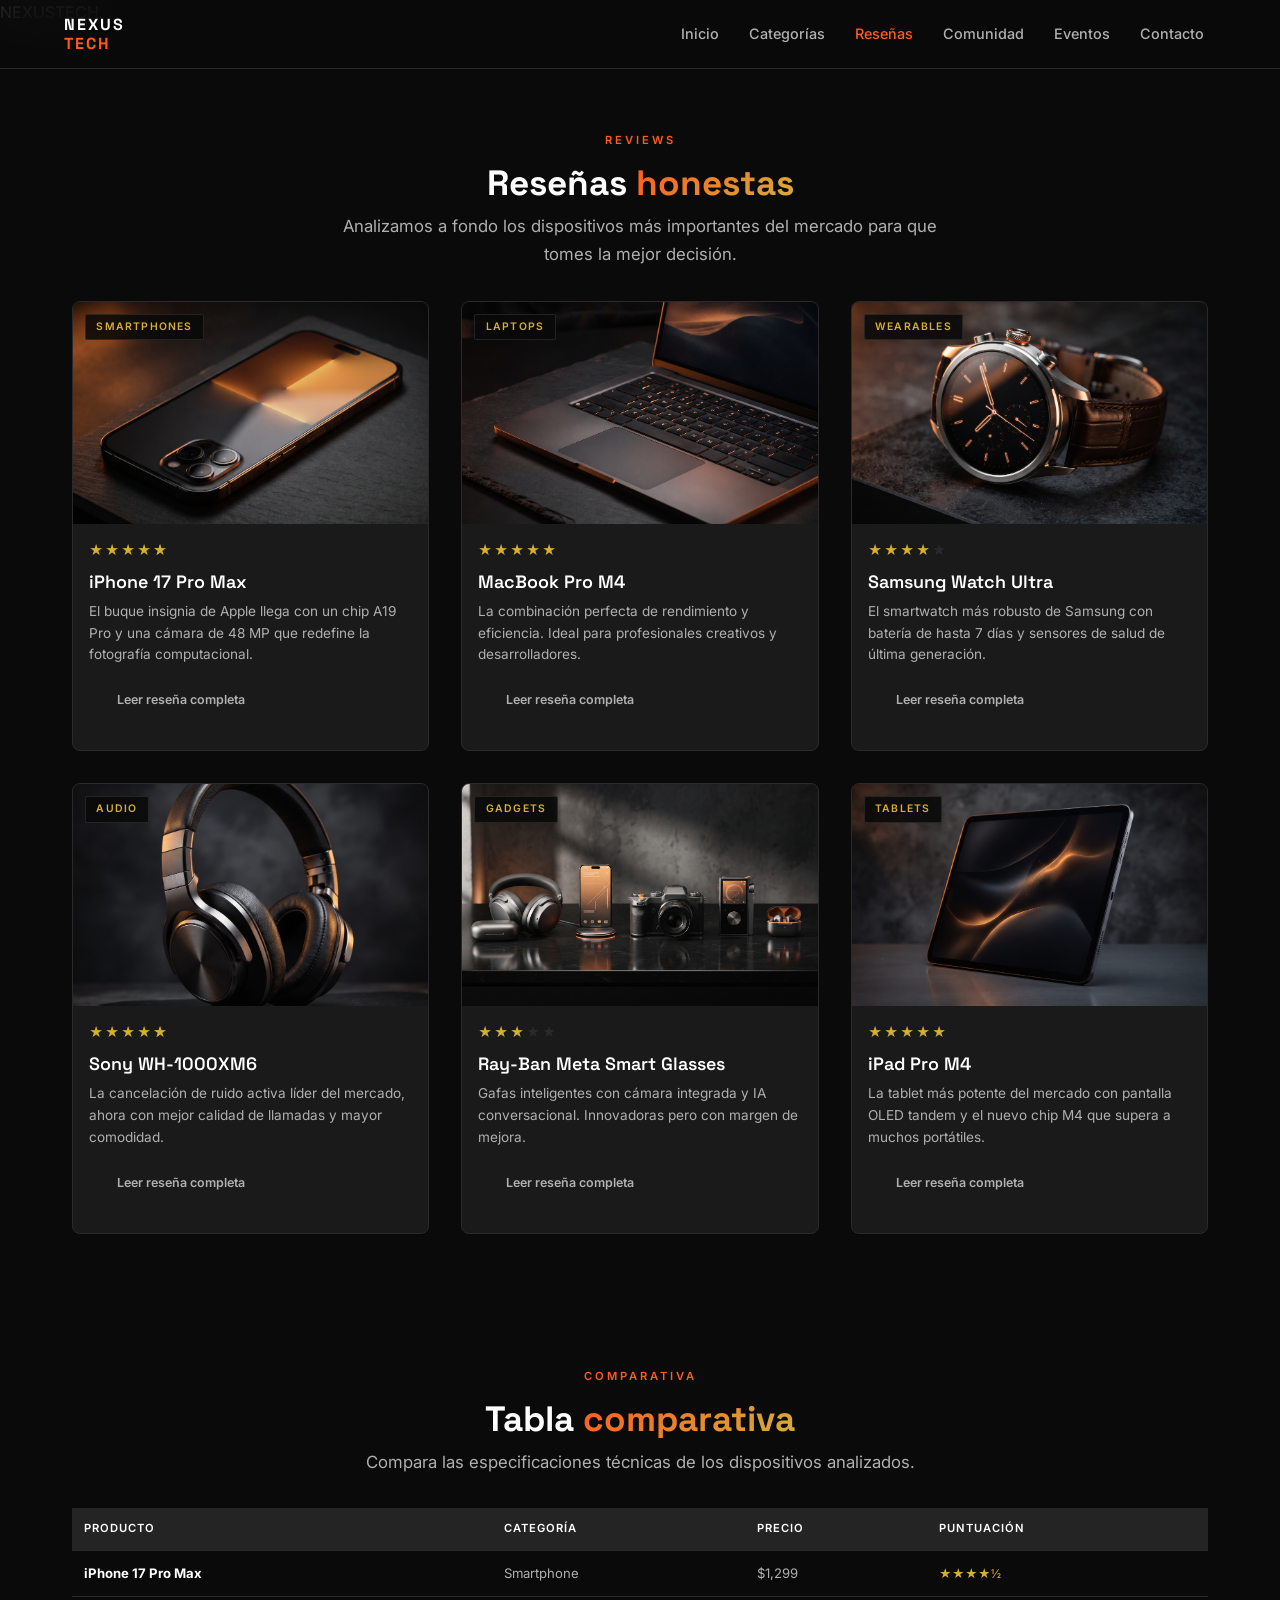
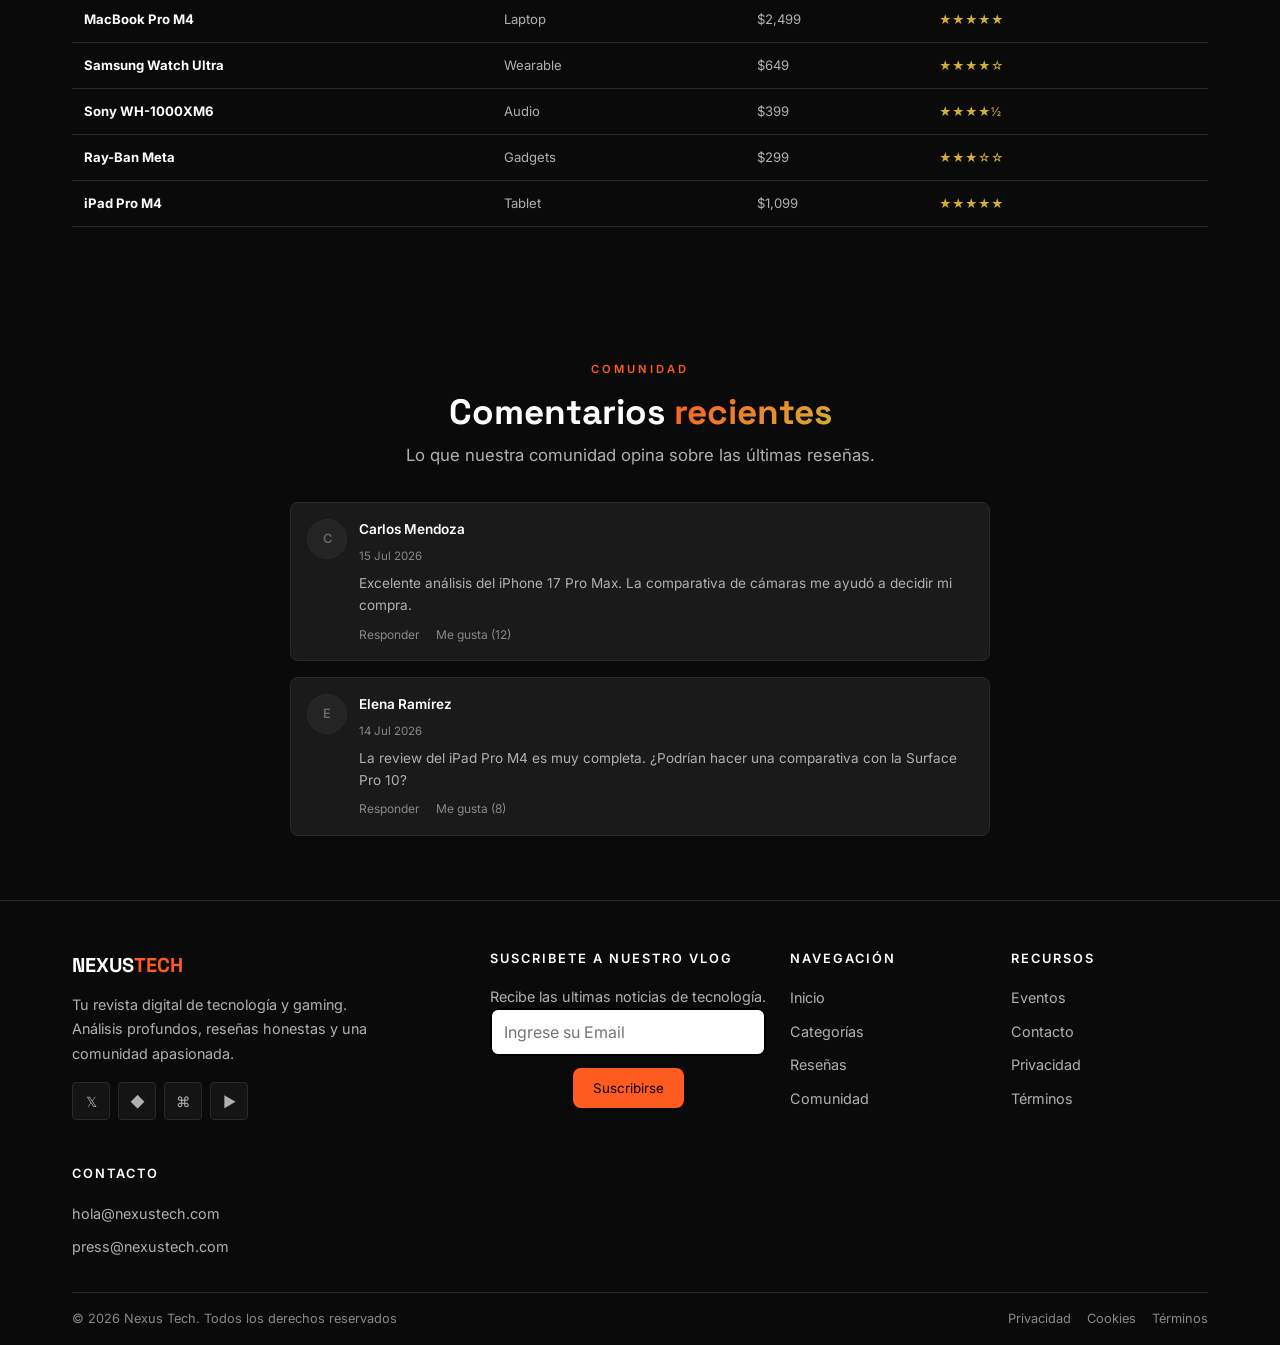
<file: páginas/resenas.html>
<!DOCTYPE html>
<html lang="es">
<head>
  <meta charset="UTF-8">
  <meta name="viewport" content="width=device-width, initial-scale=1.0">
  <meta name="description" content="Reseñas de tecnología en Nexus Tech — Análisis y comparativas de los últimos dispositivos.">
  <meta name="theme-color" content="#0A0A0A">
  <title>Reseñas | Nexus Tech</title>
  <link rel="stylesheet" href="../activos/css/main.css">
  <link rel="stylesheet" href="../activos/css/layout.css">
  <link rel="stylesheet" href="../activos/css/componentes.css">
  <link rel="stylesheet" href="../activos/css/responsive.css">
</head>
<body>

  <div class="loader">
    <div class="loader__logo">NEXUS<span>TECH</span></div>
    <div class="loader__bar"><div class="loader__bar-inner"></div></div>
  </div>

  <div class="progress-bar"></div>

  <header class="header">
    <div class="header__container">
      <a href="../index.html" class="header__logo">NEXUS<br><span>TECH</span></a>
      <input type="checkbox" id="nav-toggle" class="nav-toggle" aria-label="Abrir menú">
      <label for="nav-toggle" class="header__toggle" aria-label="Abrir menú" tabindex="0">
        <span></span><span></span><span></span>
      </label>
      <nav class="header__nav">
        <a href="../index.html" class="header__link">Inicio</a>
        <a href="categorías.html" class="header__link">Categorías</a>
        <a href="resenas.html" class="header__link header__link--active">Reseñas</a>
        <a href="comunidad.html" class="header__link">Comunidad</a>
        <a href="eventos.html" class="header__link">Eventos</a>
        <a href="contacto.html" class="header__link">Contacto</a>
      </nav>
    </div>
  </header>

  <main>

    <section class="section" style="padding-top: calc(68px + var(--spacing-2xl));">
      <div class="container">
        <header class="section__header">
          <span class="section__label">Reviews</span>
          <h1 class="section__title">Reseñas <span class="gradient-text">honestas</span></h1>
          <p class="section__subtitle">Analizamos a fondo los dispositivos más importantes del mercado para que tomes la mejor decisión.</p>
        </header>

        <div class="grid-reviews">

          <article class="review-card">
            <div class="review-card__image-wrapper">
              <img src="../activos/img/reseñas/smartphone-review.jpeg" alt="Smartphone premium sobre superficie iluminada" class="review-card__image" loading="lazy">
              <span class="review-card__category">Smartphones</span>
            </div>
            <div class="review-card__body">
              <div class="review-card__rating">
                <span class="review-card__star">★</span>
                <span class="review-card__star">★</span>
                <span class="review-card__star">★</span>
                <span class="review-card__star">★</span>
                <span class="review-card__star review-card__star--half">★</span>
              </div>
              <h3 class="review-card__title">iPhone 17 Pro Max</h3>
              <p class="review-card__text">El buque insignia de Apple llega con un chip A19 Pro y una cámara de 48 MP que redefine la fotografía computacional.</p>
              <div class="review-card__footer"><a href="#" class="btn btn--ghost btn--sm">Leer reseña completa</a></div>
            </div>
          </article>

          <article class="review-card">
            <div class="review-card__image-wrapper">
              <img src="../activos/img/reseñas/laptop-review.jpeg" alt="Laptop ultradelgada sobre escritorio moderno" class="review-card__image" loading="lazy">
              <span class="review-card__category">Laptops</span>
            </div>
            <div class="review-card__body">
              <div class="review-card__rating">
                <span class="review-card__star">★</span>
                <span class="review-card__star">★</span>
                <span class="review-card__star">★</span>
                <span class="review-card__star">★</span>
                <span class="review-card__star">★</span>
              </div>
              <h3 class="review-card__title">MacBook Pro M4</h3>
              <p class="review-card__text">La combinación perfecta de rendimiento y eficiencia. Ideal para profesionales creativos y desarrolladores.</p>
              <div class="review-card__footer"><a href="#" class="btn btn--ghost btn--sm">Leer reseña completa</a></div>
            </div>
          </article>

          <article class="review-card">
            <div class="review-card__image-wrapper">
              <img src="../activos/img/reseñas/smartwatch-review.jpeg" alt="Smartwatch con banda elegante" class="review-card__image" loading="lazy">
              <span class="review-card__category">Wearables</span>
            </div>
            <div class="review-card__body">
              <div class="review-card__rating">
                <span class="review-card__star">★</span>
                <span class="review-card__star">★</span>
                <span class="review-card__star">★</span>
                <span class="review-card__star">★</span>
                <span class="review-card__star review-card__star--empty">★</span>
              </div>
              <h3 class="review-card__title">Samsung Watch Ultra</h3>
              <p class="review-card__text">El smartwatch más robusto de Samsung con batería de hasta 7 días y sensores de salud de última generación.</p>
              <div class="review-card__footer"><a href="#" class="btn btn--ghost btn--sm">Leer reseña completa</a></div>
            </div>
          </article>

          <article class="review-card">
            <div class="review-card__image-wrapper">
              <img src="../activos/img/reseñas/audifonos-review.jpeg" alt="Auriculares inalámbricos premium" class="review-card__image" loading="lazy">
              <span class="review-card__category">Audio</span>
            </div>
            <div class="review-card__body">
              <div class="review-card__rating">
                <span class="review-card__star">★</span>
                <span class="review-card__star">★</span>
                <span class="review-card__star">★</span>
                <span class="review-card__star">★</span>
                <span class="review-card__star review-card__star--half">★</span>
              </div>
              <h3 class="review-card__title">Sony WH-1000XM6</h3>
              <p class="review-card__text">La cancelación de ruido activa líder del mercado, ahora con mejor calidad de llamadas y mayor comodidad.</p>
              <div class="review-card__footer"><a href="#" class="btn btn--ghost btn--sm">Leer reseña completa</a></div>
            </div>
          </article>

          <article class="review-card">
            <div class="review-card__image-wrapper">
              <img src="../activos/img/reseñas/gadgets-lujo.jpeg" alt="Accesorios tecnológicos de lujo" class="review-card__image" loading="lazy">
              <span class="review-card__category">Gadgets</span>
            </div>
            <div class="review-card__body">
              <div class="review-card__rating">
                <span class="review-card__star">★</span>
                <span class="review-card__star">★</span>
                <span class="review-card__star">★</span>
                <span class="review-card__star review-card__star--empty">★</span>
                <span class="review-card__star review-card__star--empty">★</span>
              </div>
              <h3 class="review-card__title">Ray-Ban Meta Smart Glasses</h3>
              <p class="review-card__text">Gafas inteligentes con cámara integrada y IA conversacional. Innovadoras pero con margen de mejora.</p>
              <div class="review-card__footer"><a href="#" class="btn btn--ghost btn--sm">Leer reseña completa</a></div>
            </div>
          </article>

          <article class="review-card">
            <div class="review-card__image-wrapper">
              <img src="../activos/img/reseñas/tablet-review.jpeg" alt="Tablet premium sobre escritorio minimalista" class="review-card__image" loading="lazy">
              <span class="review-card__category">Tablets</span>
            </div>
            <div class="review-card__body">
              <div class="review-card__rating">
                <span class="review-card__star">★</span>
                <span class="review-card__star">★</span>
                <span class="review-card__star">★</span>
                <span class="review-card__star">★</span>
                <span class="review-card__star">★</span>
              </div>
              <h3 class="review-card__title">iPad Pro M4</h3>
              <p class="review-card__text">La tablet más potente del mercado con pantalla OLED tandem y el nuevo chip M4 que supera a muchos portátiles.</p>
              <div class="review-card__footer"><a href="#" class="btn btn--ghost btn--sm">Leer reseña completa</a></div>
            </div>
          </article>

        </div>
      </div>
    </section>

    <section class="section">
      <div class="container">
        <header class="section__header">
          <span class="section__label">Comparativa</span>
          <h2 class="section__title">Tabla <span class="gradient-text">comparativa</span></h2>
          <p class="section__subtitle">Compara las especificaciones técnicas de los dispositivos analizados.</p>
        </header>
        <div style="overflow-x:auto;">
          <table class="table-comparison">
            <thead>
              <tr>
                <th>Producto</th>
                <th>Categoría</th>
                <th>Precio</th>
                <th>Puntuación</th>
              </tr>
            </thead>
            <tbody>
              <tr>
                <td><strong style="color:var(--color-white);">iPhone 17 Pro Max</strong></td>
                <td>Smartphone</td>
                <td>$1,299</td>
                <td><span class="stars">★★★★½</span></td>
              </tr>
              <tr>
                <td><strong style="color:var(--color-white);">MacBook Pro M4</strong></td>
                <td>Laptop</td>
                <td>$2,499</td>
                <td><span class="stars">★★★★★</span></td>
              </tr>
              <tr>
                <td><strong style="color:var(--color-white);">Samsung Watch Ultra</strong></td>
                <td>Wearable</td>
                <td>$649</td>
                <td><span class="stars">★★★★☆</span></td>
              </tr>
              <tr>
                <td><strong style="color:var(--color-white);">Sony WH-1000XM6</strong></td>
                <td>Audio</td>
                <td>$399</td>
                <td><span class="stars">★★★★½</span></td>
              </tr>
              <tr>
                <td><strong style="color:var(--color-white);">Ray-Ban Meta</strong></td>
                <td>Gadgets</td>
                <td>$299</td>
                <td><span class="stars">★★★☆☆</span></td>
              </tr>
              <tr>
                <td><strong style="color:var(--color-white);">iPad Pro M4</strong></td>
                <td>Tablet</td>
                <td>$1,099</td>
                <td><span class="stars">★★★★★</span></td>
              </tr>
            </tbody>
          </table>
        </div>
      </div>
    </section>

    <section class="section">
      <div class="container">
        <header class="section__header">
          <span class="section__label">Comunidad</span>
          <h2 class="section__title">Comentarios <span class="gradient-text">recientes</span></h2>
          <p class="section__subtitle">Lo que nuestra comunidad opina sobre las últimas reseñas.</p>
        </header>
        <div style="display:flex;flex-direction:column;gap:var(--spacing-lg);max-width:700px;margin:0 auto;">

          <div class="comment">
            <div class="comment__avatar">C</div>
            <div>
              <div class="comment__author">Carlos Mendoza</div>
              <div class="comment__date">15 Jul 2026</div>
              <p class="comment__text">Excelente análisis del iPhone 17 Pro Max. La comparativa de cámaras me ayudó a decidir mi compra.</p>
              <div class="comment__actions">
                <a href="#" class="comment__action">Responder</a>
                <a href="#" class="comment__action">Me gusta (12)</a>
              </div>
            </div>
          </div>

          <div class="comment">
            <div class="comment__avatar">E</div>
            <div>
              <div class="comment__author">Elena Ramírez</div>
              <div class="comment__date">14 Jul 2026</div>
              <p class="comment__text">La review del iPad Pro M4 es muy completa. ¿Podrían hacer una comparativa con la Surface Pro 10?</p>
              <div class="comment__actions">
                <a href="#" class="comment__action">Responder</a>
                <a href="#" class="comment__action">Me gusta (8)</a>
              </div>
            </div>
          </div>

        </div>
      </div>
    </section>

  </main>

  <footer class="footer">
    <div class="container">
      <div class="grid-footer">
        <div class="footer__brand">
          <div class="footer__logo">NEXUS<span>TECH</span></div>
          <p class="footer__desc">Tu revista digital de tecnología y gaming. Análisis profundos, reseñas honestas y una comunidad apasionada.</p>
          <div class="footer__social">
            <a href="https://x.com/" target="_blank" rel="noopener noreferrer" class="footer__social-link" aria-label="Twitter">𝕏</a>
            <a href="#" class="footer__social-link" aria-label="Discord">◆</a>
            <a href="https://github.com/" target="_blank" rel="noopener noreferrer" class="footer__social-link" aria-label="GitHub">⌘</a>
            <a href="#" class="footer__social-link" aria-label="YouTube">▶</a>
          </div>
        </div>
        <div class="newsletter">
          <h3 class="footer__heading">Suscribete a nuestro vlog</h3>
          <p class="footer__link">Recibe las ultimas noticias de tecnología.</p>
          <form class="newsletter-form">
            <input type="email"
            placeholder="Ingrese su Email" required>
            <div style="text-align:center;">
              <button class= "btn-solo"type="submit">Suscribirse</button>
            </div>
            
          </form>
          
          
        </div>
        <div>
          <h4 class="footer__heading">Navegación</h4>
          <ul class="footer__list">
            <li><a href="index.html" class="footer__link">Inicio</a></li>
            <li><a href="páginas/categorías.html" class="footer__link">Categorías</a></li>
            <li><a href="páginas/resenas.html" class="footer__link">Reseñas</a></li>
            <li><a href="páginas/comunidad.html" class="footer__link">Comunidad</a></li>
          </ul>
        </div>
        <div>
          <h4 class="footer__heading">Recursos</h4>
          <ul class="footer__list">
            <li><a href="páginas/eventos.html" class="footer__link">Eventos</a></li>
            <li><a href="páginas/contacto.html" class="footer__link">Contacto</a></li>
            <li><a href="#" class="footer__link">Privacidad</a></li>
            <li><a href="#" class="footer__link">Términos</a></li>
          </ul>
        </div>
        <div>
          <h4 class="footer__heading">Contacto</h4>
          <ul class="footer__list">
            <li><a href="mailto:hola@nexustech.com" class="footer__link">hola@nexustech.com</a></li>
            <li><a href="press@nexustech.com" class="footer__link">press@nexustech.com</a></li>
          </ul>
        </div>
      </div>
      <div class="footer__bottom">
        <span class="footer__copy">&copy; 2026 Nexus Tech. Todos los derechos reservados</span>
        <div class="footer__legal">
          <a href="#" class="footer__legal-link">Privacidad</a>
          <a href="#" class="footer__legal-link">Cookies</a>
          <a href="#" class="footer__legal-link">Términos</a>
        </div>
      </div>
    </div>
  </footer>

</body>
</html>
</file>
<file: activos/css/main.css>
/* ==============================
   GOOGLE FONTS
   ============================== */

@import url('https://fonts.googleapis.com/css2?family=Space+Grotesk:wght@400;500;600;700&family=Inter:wght@300;400;500;600&display=swap');

/* ==============================
   CSS CUSTOM PROPERTIES
   ============================== */

:root {
  /* Colors */
  --color-primary: #0A0A0A;
  --color-secondary: #111111;
  --color-surface: #1A1A1A;
  --color-surface-light: #242424;
  --color-white: #FFFFFF;
  --color-light-gray: #B0B0B0;
  --color-gray: #888888;
  --color-text-muted: #666666;
  --color-border: #2A2A2A;
  --color-border-hover: rgba(255,90,31,0.3);
  --color-accent: #FF5A1F;
  --color-accent-secondary: #D4AF37;

  /* Typography */
  --font-display: 'Space Grotesk', sans-serif;
  --font-primary: 'Inter', sans-serif;

  /* Spacing */
  --spacing-xs: 0.375rem;
  --spacing-sm: 0.5rem;
  --spacing-md: 0.75rem;
  --spacing-lg: 1rem;
  --spacing-xl: 1.5rem;
  --spacing-2xl: 2rem;
  --spacing-3xl: 3rem;
  --spacing-4xl: 4rem;

  /* Border Radius */
  --radius-sm: 4px;
  --radius-md: 8px;
  --radius-lg: 12px;

  /* Shadows */
  --shadow-sm: 0 2px 8px rgba(0,0,0,0.3);
  --shadow-md: 0 4px 16px rgba(0,0,0,0.4);
  --shadow-lg: 0 8px 32px rgba(0,0,0,0.5);
  --shadow-xl: 0 20px 60px rgba(0,0,0,0.6);

  /* Transitions */
  --transition-fast: 0.2s ease;
  --transition-base: 0.3s ease;
  --transition-slow: 0.5s ease;
}

/* ==============================
   RESET
   ============================== */

*,
*::before,
*::after {
  margin: 0;
  padding: 0;
  box-sizing: border-box;
}

html {
  scroll-behavior: smooth;
  scrollbar-width: thin;
  scrollbar-color: var(--color-border) transparent;
}

body {
  font-family: var(--font-primary);
  background: var(--color-primary);
  color: var(--color-white);
  line-height: 1.6;
  -webkit-font-smoothing: antialiased;
  -moz-osx-font-smoothing: grayscale;
  min-height: 100vh;
}

img {
  max-width: 100%;
  height: auto;
  display: block;
}

a {
  text-decoration: none;
  color: inherit;
}

ul, ol {
  list-style: none;
}

button {
  cursor: pointer;
  font-family: inherit;
}

input, textarea, select {
  font-family: inherit;
  font-size: inherit;
}

/* ==============================
   SCROLLBAR
   ============================== */

::-webkit-scrollbar {
  width: 6px;
}

::-webkit-scrollbar-track {
  background: transparent;
}

::-webkit-scrollbar-thumb {
  background: var(--color-border);
  border-radius: 3px;
}

::-webkit-scrollbar-thumb:hover {
  background: var(--color-gray);
}

/* ==============================
   KEYFRAMES
   ============================== */

@keyframes fadeInUp {
  from { opacity: 0; transform: translateY(20px); }
  to   { opacity: 1; transform: translateY(0); }
}

@keyframes fadeIn {
  from { opacity: 0; }
  to   { opacity: 1; }
}

@keyframes float {
  0%, 100% { transform: translateY(0); }
  50%      { transform: translateY(-10px); }
}

@keyframes scaleIn {
  from { opacity: 0; transform: scale(0.9); }
  to   { opacity: 1; transform: scale(1); }
}

@keyframes slideInLeft {
  from { opacity: 0; transform: translateX(-30px); }
  to   { opacity: 1; transform: translateX(0); }
}

@keyframes slideInRight {
  from { opacity: 0; transform: translateX(30px); }
  to   { opacity: 1; transform: translateX(0); }
}

@keyframes heroZoom {
  0%   { transform: scale(1.1); }
  100% { transform: scale(1); }
}

@keyframes heroReveal {
  0%   { opacity: 0; transform: translateY(40px); }
  100% { opacity: 1; transform: translateY(0); }
}

@keyframes loaderFade {
  0%, 100% { opacity: 1; }
  50%      { opacity: 0.3; }
}

@keyframes loaderLogo {
  0%   { opacity: 0; transform: translateY(10px); }
  100% { opacity: 1; transform: translateY(0); }
}

@keyframes loaderBar {
  0%   { width: 0%; }
  100% { width: 100%; }
}

@keyframes progressBar {
  from { width: 0%; }
  to   { width: 100%; }
}

@keyframes scrollIndicator {
  0%   { opacity: 0; transform: translateY(0); }
  50%  { opacity: 1; }
  100% { opacity: 0; transform: translateY(8px); }
}

/* ==============================
   UTILITY CLASSES
   ============================== */

.container {
  max-width: 1200px;
  margin: 0 auto;
  padding: 0 var(--spacing-xl);
}

.section {
  padding: var(--spacing-3xl) 0;
}

.section__header {
  text-align: center;
  margin-bottom: var(--spacing-2xl);
}

.section__label {
  display: inline-block;
  font-size: 0.7rem;
  font-weight: 600;
  text-transform: uppercase;
  letter-spacing: 3px;
  color: var(--color-accent);
  margin-bottom: var(--spacing-md);
}

.section__title {
  font-family: var(--font-display);
  font-size: clamp(1.5rem, 4vw, 2.2rem);
  font-weight: 700;
  line-height: 1.2;
  color: var(--color-white);
  margin-bottom: var(--spacing-sm);
}

.section__subtitle {
  font-size: 0.95rem;
  color: var(--color-light-gray);
  max-width: 600px;
  margin: 0 auto;
  line-height: 1.7;
}

.gradient-text {
  background: linear-gradient(135deg, var(--color-accent), var(--color-accent-secondary));
  -webkit-background-clip: text;
  -webkit-text-fill-color: transparent;
  background-clip: text;
}

.visually-hidden {
  position: absolute;
  width: 1px;
  height: 1px;
  padding: 0;
  margin: -1px;
  overflow: hidden;
  clip: rect(0, 0, 0, 0);
  border: 0;
}
</file>
<file: activos/css/layout.css>
/* ==============================
   HEADER / NAVIGATION
   ============================== */

.header {
  position: fixed;
  top: 0;
  left: 0;
  right: 0;
  z-index: 9999;
  background: rgba(10, 10, 10, 0.85);
  backdrop-filter: blur(20px);
  -webkit-backdrop-filter: blur(20px);
  border-bottom: 1px solid var(--color-border);
  transition: background var(--transition-base);
}

.header__container {
  display: flex;
  align-items: center;
  justify-content: space-between;
  max-width: 1200px;
  margin: 0 auto;
  padding: 0 var(--spacing-xl);
  height: 68px;
}

.header__logo {
  font-family: var(--font-display);
  font-size: 1rem;
  font-weight: 700;
  color: var(--color-white);
  letter-spacing: 2px;
  line-height: 1.2;
}

.header__logo span {
  color: var(--color-accent);
}

/* Hamburger Toggle (Checkbox Hack) */
.nav-toggle {
  display: none;
}

.header__toggle {
  display: flex;
  flex-direction: column;
  gap: 4px;
  cursor: pointer;
  padding: 8px;
  z-index: 1002;
}

.header__toggle span {
  display: block;
  width: 22px;
  height: 2px;
  background: var(--color-white);
  border-radius: 2px;
  transition: all var(--transition-fast);
}

.header__nav {
  position: fixed;
  top: 68px;
  left: 0;
  right: 0;
  background: rgba(10, 10, 10, 0.96);
  backdrop-filter: blur(20px);
  -webkit-backdrop-filter: blur(20px);
  display: flex;
  flex-direction: column;
  padding: var(--spacing-lg) var(--spacing-xl);
  gap: var(--spacing-xs);
  transform: translateY(-110%);
  opacity: 0;
  transition: all var(--transition-base);
  border-bottom: 1px solid var(--color-border);
  pointer-events: none;
}

.nav-toggle:checked ~ .header__nav {
  transform: translateY(0);
  opacity: 1;
  pointer-events: auto;
}

.nav-toggle:checked ~ .header__toggle span:nth-child(1) {
  transform: rotate(45deg) translate(4px, 4px);
}

.nav-toggle:checked ~ .header__toggle span:nth-child(2) {
  opacity: 0;
}

.nav-toggle:checked ~ .header__toggle span:nth-child(3) {
  transform: rotate(-45deg) translate(4px, -4px);
}

.header__link {
  font-size: 0.9rem;
  color: var(--color-light-gray);
  padding: var(--spacing-sm) var(--spacing-md);
  border-radius: var(--radius-sm);
  transition: all var(--transition-fast);
  font-weight: 500;
}

.header__link:hover {
  color: var(--color-white);
  background: rgba(255, 255, 255, 0.04);
}

.header__link--active {
  color: var(--color-accent);
}

/* ==============================
   HERO — Cinematic Section
   ============================== */

.hero {
  position: relative;
  min-height: 100vh;
  display: flex;
  align-items: center;
  overflow: hidden;
}

.hero__background {
  position: absolute;
  inset: 0;
  z-index: 0;
}

.hero__image {
  width: 100%;
  height: 100%;
  object-fit: cover;
  animation: heroZoom 8s ease forwards;
}

.hero__overlay {
  position: absolute;
  inset: 0;
  background: linear-gradient(
    135deg,
    rgba(10, 10, 10, 0.92) 0%,
    rgba(10, 10, 10, 0.6) 50%,
    rgba(10, 10, 10, 0.3) 100%
  );
}

.hero__content {
  position: relative;
  z-index: 2;
  max-width: 1200px;
  margin: 0 auto;
  padding: 0 var(--spacing-xl);
  padding-top: 68px;
  width: 100%;
}

.hero__tag {
  display: inline-block;
  font-size: 0.7rem;
  font-weight: 600;
  text-transform: uppercase;
  letter-spacing: 3px;
  color: var(--color-accent);
  margin-bottom: var(--spacing-lg);
  animation: heroReveal 0.8s ease 0.3s both;
}

.hero__title {
  font-family: var(--font-display);
  font-size: clamp(2rem, 6vw, 4rem);
  font-weight: 700;
  line-height: 1.1;
  color: var(--color-white);
  margin-bottom: var(--spacing-xl);
  max-width: 700px;
  animation: heroReveal 0.8s ease 0.5s both;
}

.hero__title span {
  background: linear-gradient(135deg, var(--color-accent), var(--color-accent-secondary));
  -webkit-background-clip: text;
  -webkit-text-fill-color: transparent;
  background-clip: text;
}

.hero__description {
  font-size: clamp(0.95rem, 2vw, 1.1rem);
  color: var(--color-light-gray);
  line-height: 1.7;
  max-width: 540px;
  margin-bottom: var(--spacing-2xl);
  animation: heroReveal 0.8s ease 0.7s both;
}

.hero__actions {
  display: flex;
  gap: var(--spacing-md);
  flex-wrap: wrap;
  animation: heroReveal 0.8s ease 0.9s both;
}

.hero__scroll {
  position: absolute;
  bottom: var(--spacing-2xl);
  left: 50%;
  transform: translateX(-50%);
  z-index: 2;
  display: flex;
  flex-direction: column;
  align-items: center;
  gap: var(--spacing-sm);
  color: var(--color-gray);
  font-size: 0.65rem;
  text-transform: uppercase;
  letter-spacing: 2px;
  animation: scrollIndicator 2s ease infinite;
}

/* ==============================
   TRENDING NOW — Horizontal Strip
   ============================== */

.trending-now {
  background: var(--color-secondary);
  border-top: 1px solid var(--color-border);
  border-bottom: 1px solid var(--color-border);
  padding: var(--spacing-md) 0;
  overflow: hidden;
}

.trending-now__container {
  display: flex;
  align-items: center;
  gap: var(--spacing-xl);
  max-width: 1200px;
  margin: 0 auto;
  padding: 0 var(--spacing-xl);
  overflow-x: auto;
  scrollbar-width: none;
}

.trending-now__container::-webkit-scrollbar {
  display: none;
}

.trending-now__label {
  font-size: 0.65rem;
  font-weight: 700;
  text-transform: uppercase;
  letter-spacing: 2px;
  color: var(--color-accent);
  flex-shrink: 0;
}

.trending-now__item {
  font-size: 0.8rem;
  color: var(--color-light-gray);
  white-space: nowrap;
  transition: color var(--transition-fast);
  flex-shrink: 0;
}

.trending-now__item:hover {
  color: var(--color-white);
}

.trending-now__item::before {
  content: '·';
  margin-right: var(--spacing-xl);
  color: var(--color-gray);
}

/* ==============================
   STORY SECTION
   ============================== */

.story-section {
  background: var(--color-secondary);
}

.story-section__container {
  display: grid;
  grid-template-columns: 1fr;
  gap: var(--spacing-2xl);
  align-items: center;
}

.story-section__title {
  font-family: var(--font-display);
  font-size: clamp(1.3rem, 3vw, 1.8rem);
  font-weight: 700;
  line-height: 1.3;
  color: var(--color-white);
  margin-bottom: var(--spacing-md);
}

.story-section__text {
  font-size: 0.9rem;
  color: var(--color-light-gray);
  line-height: 1.7;
  margin-bottom: var(--spacing-lg);
}

.story-section__stats {
  display: grid;
  grid-template-columns: 1fr 1fr;
  gap: var(--spacing-md);
}

.story-stat__number {
  font-family: var(--font-display);
  font-size: clamp(1.5rem, 3vw, 2rem);
  font-weight: 700;
  color: var(--color-accent);
}

.story-stat__label {
  font-size: 0.75rem;
  color: var(--color-gray);
  text-transform: uppercase;
  letter-spacing: 1px;
}

/* ==============================
   GRID LAYOUTS
   ============================== */

.grid-articles {
  display: grid;
  grid-template-columns: 1fr;
  gap: var(--spacing-xl);
}

.grid-categories {
  display: grid;
  grid-template-columns: 1fr;
  gap: var(--spacing-2xl);
  align-items: start;
}

.grid-reviews {
  display: grid;
  grid-template-columns: 1fr;
  gap: var(--spacing-xl);
}

.grid-events {
  display: grid;
  grid-template-columns: 1fr;
  gap: var(--spacing-xl);
}

.grid-footer {
  display: grid;
  grid-template-columns: 1fr;
  gap: var(--spacing-xl);
}

/* ==============================
   NO RESULTS
   ============================== */

.no-results {
  text-align: center;
  padding: var(--spacing-3xl) var(--spacing-lg);
  animation: fadeIn 0.4s ease;
}

.no-results__text {
  font-family: var(--font-display);
  font-size: 1.1rem;
  color: var(--color-gray);
  margin: 0;
}

/* ==============================
   FOOTER
   ============================== */

.footer {
  background: var(--color-primary);
  border-top: 1px solid var(--color-border);
  padding: var(--spacing-3xl) 0 0;
  position: relative;
}

.footer__brand {
  max-width: 320px;
}

.footer__logo {
  font-family: var(--font-display);
  font-size: 1.25rem;
  font-weight: 700;
  color: var(--color-white);
  margin-bottom: var(--spacing-md);
}

.footer__logo span { color: var(--color-accent); }
.newsletter{
  margin-bottom: 2rem;



}
.titulo_tra{
  font-family: 'Courier New', Courier, monospace;
}
.newsletter-form{
  display: flex;
  flex-direction: column;
  gap: 12px;
  
  
}
.newsletter-form input{
  font-family: var(--spacing-sm);
  flex-direction: column;
  padding: 12px;
  border: 2px solid ;
  border-radius: 8px;
  outline: none;
  transition: .3s;
}
.btn-solo{
  font-family: var(--font-primary);
  background-color: var(--color-accent);
}
.newsletter-form input::-moz-focus-inner{
  border-color: var(--color-gray);
  box-shadow: 0 0 8px var(--color-accent-secondary);
}
.newsletter-form button{
  padding: 12px 20px;
  border: none;
  border-radius: 8px;
  cursor: pointer;
  transition: .3s;
}
.newsletter-form button:hover{
  transform: translateY(-2px);
  opacity: .9;
}


.footer__desc {
  font-size: 0.9rem;
  color: var(--color-light-gray);
  line-height: 1.7;
  margin-bottom: var(--spacing-lg);
}

.footer__social {
  display: flex;
  gap: var(--spacing-sm);
}

.footer__social-link {
  display: flex;
  align-items: center;
  justify-content: center;
  width: 38px;
  height: 38px;
  background: rgba(255,255,255,0.04);
  border: 1px solid var(--color-border);
  border-radius: var(--radius-sm);
  color: var(--color-light-gray);
  font-size: 0.9rem;
  transition: all var(--transition-fast);
}

.footer__social-link:hover {
  background: rgba(255,90,31,0.06);
  border-color: rgba(255,90,31,0.2);
  color: var(--color-accent);
  transform: translateY(-2px);
}

.footer__heading {
  font-size: 0.8rem;
  font-weight: 600;
  text-transform: uppercase;
  letter-spacing: 2px;
  color: var(--color-white);
  margin-bottom: var(--spacing-lg);
}

.footer__list {
  display: flex;
  flex-direction: column;
  gap: var(--spacing-sm);
}

.footer__link {
  font-size: 0.9rem;
  color: var(--color-light-gray);
  transition: color var(--transition-fast);
  width: fit-content;
}

.footer__link:hover {
  color: var(--color-accent);
}

.footer__bottom {
  margin-top: var(--spacing-2xl);
  padding: var(--spacing-lg) 0;
  border-top: 1px solid var(--color-border);
  display: flex;
  flex-direction: column;
  text-align: center;
  gap: var(--spacing-md);
}

.footer__copy {
  font-size: 0.8rem;
  color: var(--color-gray);
}

.footer__legal {
  display: flex;
  gap: var(--spacing-lg);
}

.footer__legal-link {
  font-size: 0.8rem;
  color: var(--color-gray);
  transition: color var(--transition-fast);
}

.footer__legal-link:hover {
  color: var(--color-light-gray);
}

/* ==============================
   SIDEBAR
   ============================== */

.sidebar {
  position: static;
  top: 88px;
}

.sidebar__section {
  margin-bottom: var(--spacing-xl);
  background: var(--color-surface);
  border: 1px solid var(--color-border);
  border-radius: var(--radius-lg);
  padding: var(--spacing-lg);
}

.sidebar__title {
  font-size: 0.8rem;
  font-weight: 600;
  text-transform: uppercase;
  letter-spacing: 2px;
  color: var(--color-light-gray);
  margin-bottom: var(--spacing-md);
}

.sidebar__search-wrap {
  position: relative;
}

.sidebar__search {
  width: 100%;
  padding: var(--spacing-sm) var(--spacing-md);
  padding-left: 36px;
  background: var(--color-secondary);
  border: 1px solid var(--color-border);
  border-radius: var(--radius-sm);
  color: var(--color-white);
  font-family: var(--font-primary);
  font-size: 0.9rem;
  transition: all var(--transition-fast);
  min-height: 44px;
}

.sidebar__search:focus {
  outline: none;
  border-color: var(--color-accent);
  box-shadow: 0 0 0 3px rgba(255,90,31,0.08);
  background: var(--color-surface);
}

.sidebar__search::placeholder {
  color: var(--color-gray);
  transition: opacity var(--transition-fast);
}

.sidebar__search:focus::placeholder {
  opacity: 0.6;
}

.sidebar__search-icon {
  position: absolute;
  left: 12px;
  top: 50%;
  transform: translateY(-50%);
  font-size: 0.85rem;
  color: var(--color-gray);
  pointer-events: none;
  transition: color var(--transition-fast);
}

.sidebar__search:focus + .sidebar__search-icon {
  color: var(--color-accent);
}

.sidebar__filter-list {
  display: flex;
  flex-direction: column;
  gap: var(--spacing-xs);
}

.sidebar__filter {
  display: flex;
  align-items: center;
  gap: var(--spacing-sm);
  padding: var(--spacing-sm) var(--spacing-md);
  background: transparent;
  border: none;
  border-radius: var(--radius-sm);
  color: var(--color-light-gray);
  font-family: var(--font-primary);
  font-size: 0.9rem;
  cursor: pointer;
  transition: all var(--transition-fast);
  width: 100%;
  text-align: left;
  text-decoration: none;
  min-height: 44px;
}

.sidebar__filter:focus-visible {
  outline: 2px solid var(--color-accent);
  outline-offset: 2px;
}

.sidebar__filter:hover {
  background: rgba(255,255,255,0.04);
  color: var(--color-white);
}

.sidebar__filter--active {
  background: rgba(255,90,31,0.06);
  color: var(--color-accent);
}

.sidebar__filter-count {
  margin-left: auto;
  font-size: 0.75rem;
  color: var(--color-gray);
}

/* ==============================
   PAGINATION
   ============================== */

.pagination {
  display: flex;
  justify-content: center;
  align-items: center;
  gap: var(--spacing-xs);
  margin-top: var(--spacing-2xl);
  flex-wrap: wrap;
}

.pagination__link {
  display: flex;
  align-items: center;
  justify-content: center;
  min-width: 36px;
  height: 36px;
  padding: 0 var(--spacing-sm);
  background: transparent;
  border: 1px solid var(--color-border);
  border-radius: var(--radius-sm);
  color: var(--color-light-gray);
  font-size: 0.8rem;
  font-weight: 500;
  transition: all var(--transition-fast);
  min-height: 44px;
}

.pagination__link--prev span,
.pagination__link--next span {
  display: none;
}

.pagination__link:hover {
  border-color: var(--color-accent);
  color: var(--color-accent);
  background: rgba(255,90,31,0.04);
}

.pagination__link--active {
  background: var(--color-accent);
  border-color: var(--color-accent);
  color: var(--color-primary);
}

.pagination__link--prev,
.pagination__link--next {
  gap: var(--spacing-xs);
  font-size: 0.8rem;
  text-transform: uppercase;
  letter-spacing: 0.5px;
}

.pagination__link:focus-visible {
  outline: 2px solid var(--color-accent);
  outline-offset: 2px;
}

.pagination__link:active {
  transform: scale(0.95);
}

.pagination__link--active:focus-visible {
  outline: 2px solid var(--color-white);
  outline-offset: 2px;
}

/* ==============================
   CATEGORY SECTION
   ============================== */

.category-section {
  scroll-margin-top: 88px;
  margin-top: var(--spacing-3xl);
  padding-top: var(--spacing-xl);
  border-top: 1px solid var(--color-border);
}

.category-section__title {
  font-family: var(--font-display);
  font-size: 1.3rem;
  font-weight: 600;
  color: var(--color-white);
  margin-bottom: var(--spacing-xl);
  letter-spacing: -0.3px;
}

.category-section__title::before {
  content: '';
  display: inline-block;
  width: 4px;
  height: 1.1em;
  background: var(--color-accent);
  margin-right: var(--spacing-sm);
  vertical-align: middle;
  border-radius: 2px;
}
</file>
<file: activos/css/componentes.css>
/* ==============================
   BUTTON SYSTEM
   ============================== */

.btn {
  display: inline-flex;
  align-items: center;
  justify-content: center;
  gap: var(--spacing-sm);
  padding: var(--spacing-md) var(--spacing-xl);
  font-family: var(--font-primary);
  font-size: 0.85rem;
  font-weight: 600;
  text-decoration: none;
  border: 1px solid transparent;
  border-radius: var(--radius-sm);
  transition: all var(--transition-fast);
  cursor: pointer;
  min-height: 44px;
  white-space: nowrap;
}

.btn--primary {
  background: var(--color-accent);
  color: var(--color-primary);
  border-color: var(--color-accent);
}

.btn--primary:hover {
  background: transparent;
  color: var(--color-accent);
}

.btn--secondary {
  background: transparent;
  color: var(--color-white);
  border-color: var(--color-border);
}

.btn--secondary:hover {
  border-color: var(--color-accent);
  color: var(--color-accent);
  background: rgba(255, 90, 31, 0.04);
}

.btn--ghost {
  background: transparent;
  color: var(--color-light-gray);
  border: none;
  padding: var(--spacing-sm) 0;
}

.btn--ghost:hover {
  color: var(--color-accent);
}

.btn--sm {
  font-size: 0.78rem;
  padding: var(--spacing-xs) var(--spacing-md);
  min-height: 36px;
}

.btn--lg {
  padding: var(--spacing-lg) var(--spacing-2xl);
  font-size: 0.95rem;
}

/* ==============================
   ARTICLE CARD
   ============================== */

.article-card {
  display: flex;
  flex-direction: column;
  background: var(--color-surface);
  border: 1px solid var(--color-border);
  border-radius: var(--radius-md);
  overflow: hidden;
  transition: opacity 0.35s ease, transform 0.35s ease;
  position: relative;
  animation: fadeInUp 0.6s ease both;
}

.article-card:hover {
  transform: translateY(-4px);
  border-color: var(--color-border-hover);
  box-shadow: 0 20px 50px rgba(0,0,0,0.5);
}

.article-card__image-wrapper {
  position: relative;
  overflow: hidden;
  aspect-ratio: 16 / 10;
  background: var(--color-surface-light);
}

.article-card__image {
  width: 100%;
  height: 100%;
  object-fit: cover;
  transition: transform 0.6s ease;
}

.article-card:hover .article-card__image {
  transform: scale(1.05);
}

.article-card__category {
  position: absolute;
  top: var(--spacing-md);
  left: var(--spacing-md);
  padding: 0.25rem 0.65rem;
  background: rgba(10,10,10,0.88);
  border: 1px solid rgba(255,255,255,0.1);
  border-radius: 2px;
  font-size: 0.65rem;
  font-weight: 600;
  text-transform: uppercase;
  letter-spacing: 1.2px;
  color: var(--color-accent-secondary);
  z-index: 1;
}

.article-card__body {
  padding: var(--spacing-lg);
  flex: 1;
  display: flex;
  flex-direction: column;
}

.article-card__meta {
  display: flex;
  align-items: center;
  gap: var(--spacing-md);
  margin-bottom: var(--spacing-sm);
  font-size: 0.78rem;
  color: var(--color-gray);
  flex-wrap: wrap;
}

.article-card__author {
  display: flex;
  align-items: center;
  gap: var(--spacing-sm);
}

.article-card__avatar {
  width: 22px;
  height: 22px;
  border-radius: 50%;
  background: var(--color-surface-light);
  border: 1px solid var(--color-border);
  display: flex;
  align-items: center;
  justify-content: center;
  font-size: 0.55rem;
  font-weight: 600;
  color: var(--color-text-muted);
  flex-shrink: 0;
}

.article-card__date::before {
  content: '·';
  margin-right: var(--spacing-sm);
}

.article-card__reading-time {
  color: var(--color-text-muted);
}

.article-card__reading-time::before {
  content: '·';
  margin-right: var(--spacing-sm);
  color: var(--color-gray);
}

.article-card__title {
  font-family: var(--font-display);
  font-size: clamp(1rem, 2.5vw, 1.12rem);
  font-weight: 600;
  line-height: 1.3;
  color: var(--color-white);
  margin-bottom: var(--spacing-sm);
  transition: color var(--transition-fast);
}

.article-card:hover .article-card__title {
  color: var(--color-accent);
}

.article-card__text {
  font-size: 0.85rem;
  color: var(--color-light-gray);
  line-height: 1.6;
  margin-bottom: var(--spacing-lg);
  flex: 1;
}

.article-card__footer {
  padding: 0 var(--spacing-lg) var(--spacing-lg);
  margin-top: auto;
}

/* ==============================
   CARD — Generic
   ============================== */

.card {
  background: var(--color-surface);
  border: 1px solid var(--color-border);
  border-radius: var(--radius-md);
  padding: var(--spacing-lg);
  transition: all var(--transition-fast);
}

.card:hover {
  border-color: var(--color-border-hover);
  box-shadow: 0 8px 30px rgba(0,0,0,0.3);
}

/* ==============================
   REVIEW CARD
   ============================== */

.review-card {
  display: flex;
  flex-direction: column;
  background: var(--color-surface);
  border: 1px solid var(--color-border);
  border-radius: var(--radius-md);
  overflow: hidden;
  transition: all var(--transition-fast);
}

.review-card:hover {
  transform: translateY(-4px);
  border-color: var(--color-border-hover);
  box-shadow: 0 20px 50px rgba(0,0,0,0.5);
}

.review-card__image-wrapper {
  position: relative;
  overflow: hidden;
  aspect-ratio: 16 / 10;
  background: var(--color-surface-light);
}

.review-card__image {
  width: 100%;
  height: 100%;
  object-fit: cover;
  transition: transform 0.6s ease;
}

.review-card:hover .review-card__image {
  transform: scale(1.05);
}

.review-card__category {
  position: absolute;
  top: var(--spacing-md);
  left: var(--spacing-md);
  padding: 0.25rem 0.65rem;
  background: rgba(10,10,10,0.88);
  border: 1px solid rgba(255,255,255,0.1);
  border-radius: 2px;
  font-size: 0.65rem;
  font-weight: 600;
  text-transform: uppercase;
  letter-spacing: 1.2px;
  color: var(--color-accent-secondary);
}

.review-card__body {
  padding: var(--spacing-lg);
  flex: 1;
  display: flex;
  flex-direction: column;
}

.review-card__rating {
  display: flex;
  align-items: center;
  gap: 2px;
  margin-bottom: var(--spacing-sm);
}

.review-card__star {
  font-size: 0.85rem;
  color: var(--color-accent-secondary);
}

.review-card__star--empty {
  color: var(--color-border);
}

.review-card__star--half {
  position: relative;
  display: inline-block;
}

.review-card__star--half::after {
  content: '★';
  position: absolute;
  left: 0;
  width: 50%;
  overflow: hidden;
  color: var(--color-accent-secondary);
}

.review-card__title {
  font-family: var(--font-display);
  font-size: clamp(1rem, 2.5vw, 1.12rem);
  font-weight: 600;
  line-height: 1.3;
  color: var(--color-white);
  margin-bottom: var(--spacing-sm);
  transition: color var(--transition-fast);
}

.review-card:hover .review-card__title {
  color: var(--color-accent);
}

.review-card__text {
  font-size: 0.85rem;
  color: var(--color-light-gray);
  line-height: 1.6;
  margin-bottom: var(--spacing-lg);
  flex: 1;
}

.review-card__footer {
  padding: 0 var(--spacing-lg) var(--spacing-lg);
  margin-top: auto;
}

/* ==============================
   COMPARISON TABLE
   ============================== */

.table-comparison {
  width: 100%;
  border-collapse: collapse;
  font-size: 0.82rem;
}

.table-comparison thead {
  background: var(--color-surface-light);
}

.table-comparison th {
  padding: var(--spacing-md);
  text-align: left;
  font-weight: 600;
  color: var(--color-white);
  text-transform: uppercase;
  font-size: 0.7rem;
  letter-spacing: 1px;
  border-bottom: 1px solid var(--color-border);
}

.table-comparison td {
  padding: var(--spacing-md);
  border-bottom: 1px solid var(--color-border);
  color: var(--color-light-gray);
  vertical-align: middle;
}

.table-comparison tbody tr:hover {
  background: rgba(255,255,255,0.02);
}

.table-comparison .stars {
  display: flex;
  gap: 2px;
  font-size: 0.75rem;
  color: var(--color-accent-secondary);
}

/* ==============================
   COMMENT
   ============================== */

.comment {
  display: flex;
  gap: var(--spacing-md);
  padding: var(--spacing-lg);
  background: var(--color-surface);
  border: 1px solid var(--color-border);
  border-radius: var(--radius-md);
}

.comment__avatar {
  width: 40px;
  height: 40px;
  border-radius: 50%;
  background: var(--color-surface-light);
  border: 1px solid var(--color-border);
  display: flex;
  align-items: center;
  justify-content: center;
  font-size: 0.8rem;
  font-weight: 600;
  color: var(--color-text-muted);
  flex-shrink: 0;
}

.comment__author {
  font-size: 0.85rem;
  font-weight: 600;
  color: var(--color-white);
  margin-bottom: var(--spacing-xs);
}

.comment__date {
  font-size: 0.72rem;
  color: var(--color-gray);
  margin-bottom: var(--spacing-sm);
}

.comment__text {
  font-size: 0.85rem;
  color: var(--color-light-gray);
  line-height: 1.6;
}

.comment__actions {
  display: flex;
  gap: var(--spacing-lg);
  margin-top: var(--spacing-sm);
}

.comment__action {
  font-size: 0.75rem;
  color: var(--color-gray);
  transition: color var(--transition-fast);
}

.comment__action:hover {
  color: var(--color-accent);
}

/* ==============================
   POST — Community
   ============================== */

.post {
  background: var(--color-surface);
  border: 1px solid var(--color-border);
  border-radius: var(--radius-md);
  padding: var(--spacing-lg);
  transition: border-color var(--transition-fast);
}

.post:hover {
  border-color: var(--color-border-hover);
}

.post__header {
  display: flex;
  align-items: center;
  gap: var(--spacing-md);
  margin-bottom: var(--spacing-md);
}

.post__avatar {
  width: 38px;
  height: 38px;
  border-radius: 50%;
  background: var(--color-surface-light);
  border: 1px solid var(--color-border);
  display: flex;
  align-items: center;
  justify-content: center;
  font-size: 0.75rem;
  font-weight: 600;
  color: var(--color-text-muted);
  flex-shrink: 0;
}

.post__author {
  font-size: 0.85rem;
  font-weight: 600;
  color: var(--color-white);
}

.post__date {
  font-size: 0.72rem;
  color: var(--color-gray);
}

.post__title {
  font-family: var(--font-display);
  font-size: 1.05rem;
  font-weight: 600;
  color: var(--color-white);
  margin-bottom: var(--spacing-sm);
}

.post__text {
  font-size: 0.85rem;
  color: var(--color-light-gray);
  line-height: 1.7;
  margin-bottom: var(--spacing-md);
}

.post__footer {
  display: flex;
  gap: var(--spacing-lg);
  padding-top: var(--spacing-sm);
  border-top: 1px solid var(--color-border);
}

.post__action {
  font-size: 0.78rem;
  color: var(--color-gray);
  transition: color var(--transition-fast);
}

.post__action:hover {
  color: var(--color-accent);
}

/* ==============================
   FAQ
   ============================== */

.faq__item {
  border-bottom: 1px solid var(--color-border);
}

.faq__item:last-child {
  border-bottom: none;
}

.faq__question {
  width: 100%;
  display: flex;
  justify-content: space-between;
  align-items: center;
  padding: var(--spacing-lg) 0;
  background: none;
  border: none;
  color: var(--color-white);
  font-size: 0.9rem;
  font-weight: 500;
  text-align: left;
  cursor: pointer;
  min-height: 44px;
}

.faq__question::after {
  content: '+';
  font-size: 1.2rem;
  color: var(--color-accent);
  transition: transform var(--transition-fast);
}

details[open] .faq__question::after {
  transform: rotate(45deg);
}

.faq__answer {
  padding: 0 0 var(--spacing-lg);
  font-size: 0.85rem;
  color: var(--color-light-gray);
  line-height: 1.7;
}

/* ==============================
   BADGE / TAG
   ============================== */

.badge {
  display: inline-flex;
  align-items: center;
  gap: var(--spacing-xs);
  padding: var(--spacing-xs) var(--spacing-sm);
  border-radius: var(--radius-sm);
  font-size: 0.7rem;
  font-weight: 600;
  text-transform: uppercase;
  letter-spacing: 0.5px;
}

.badge--accent {
  background: rgba(255,90,31,0.08);
  color: var(--color-accent);
}

/* ==============================
   EVENT CARD
   ============================== */

.event-card {
  background: var(--color-surface);
  border: 1px solid var(--color-border);
  border-radius: var(--radius-md);
  padding: var(--spacing-lg);
  display: flex;
  gap: var(--spacing-lg);
  transition: border-color var(--transition-fast);
}

.event-card:hover {
  border-color: var(--color-border-hover);
}

.event-card__date-box {
  flex-shrink: 0;
  width: 64px;
  height: 72px;
  background: var(--color-surface-light);
  border-radius: var(--radius-sm);
  display: flex;
  flex-direction: column;
  align-items: center;
  justify-content: center;
}

.event-card__day {
  font-size: 1.4rem;
  font-weight: 700;
  color: var(--color-accent);
  line-height: 1;
}

.event-card__month {
  font-size: 0.7rem;
  font-weight: 600;
  color: var(--color-text-muted);
  text-transform: uppercase;
  letter-spacing: 1px;
}

.event-card__body {
  flex: 1;
}

.event-card__title {
  font-family: var(--font-display);
  font-size: 1rem;
  font-weight: 600;
  color: var(--color-white);
  margin-bottom: var(--spacing-xs);
}

.event-card__desc {
  font-size: 0.82rem;
  color: var(--color-light-gray);
  line-height: 1.6;
  margin-bottom: var(--spacing-sm);
}

.event-card__meta {
  display: flex;
  flex-wrap: wrap;
  gap: var(--spacing-md);
  font-size: 0.75rem;
  color: var(--color-gray);
}

.event-card__meta span {
  display: flex;
  align-items: center;
  gap: var(--spacing-xs);
}

/* ==============================
   FORM
   ============================== */

.form {
  display: flex;
  flex-direction: column;
  gap: var(--spacing-lg);
}

.form__group {
  display: flex;
  flex-direction: column;
  gap: var(--spacing-xs);
}

.form__label {
  font-size: 0.82rem;
  font-weight: 500;
  color: var(--color-light-gray);
}

.form__input,
.form__select,
.form__textarea {
  width: 100%;
  padding: var(--spacing-sm) var(--spacing-md);
  background: var(--color-surface);
  border: 1px solid var(--color-border);
  border-radius: var(--radius-sm);
  color: var(--color-white);
  font-family: var(--font-body);
  font-size: 0.85rem;
  transition: border-color var(--transition-fast), box-shadow var(--transition-fast);
  min-height: 44px;
}

.form__input:focus,
.form__select:focus,
.form__textarea:focus {
  outline: none;
  border-color: var(--color-accent);
  box-shadow: 0 0 0 2px rgba(255,90,31,0.15);
}

.form__textarea {
  min-height: 120px;
  resize: vertical;
  line-height: 1.6;
}

.form__select {
  appearance: none;
  background-image: url("data:image/svg+xml,%3Csvg xmlns='http://www.w3.org/2000/svg' width='10' height='6'%3E%3Cpath d='M0 0l5 6 5-6z' fill='%23999'/%3E%3C/svg%3E");
  background-repeat: no-repeat;
  background-position: right 12px center;
  padding-right: 32px;
}

.form__row {
  display: grid;
  grid-template-columns: 1fr 1fr;
  gap: var(--spacing-lg);
}

/* ==============================
   ARTICLE HERO / TABLE OF CONTENTS
   ============================== */

.article-hero {
  padding-top: calc(68px + var(--spacing-2xl));
  padding-bottom: var(--spacing-2xl);
}

.article-hero__meta {
  display: flex;
  flex-wrap: wrap;
  gap: var(--spacing-md);
  align-items: center;
  margin-bottom: var(--spacing-lg);
}

.article-hero__category {
  font-size: 0.72rem;
  font-weight: 600;
  color: var(--color-accent);
  text-transform: uppercase;
  letter-spacing: 1px;
}

.article-hero__date {
  font-size: 0.75rem;
  color: var(--color-text-muted);
}

.article-hero__title {
  font-family: var(--font-display);
  font-size: clamp(1.6rem,4vw,2.4rem);
  font-weight: 700;
  color: var(--color-white);
  line-height: 1.2;
  margin-bottom: var(--spacing-md);
  max-width: 720px;
}

.article-hero__excerpt {
  font-size: 1rem;
  color: var(--color-light-gray);
  line-height: 1.7;
  max-width: 640px;
  margin-bottom: var(--spacing-lg);
}

.article-hero__author {
  display: flex;
  align-items: center;
  gap: var(--spacing-md);
}

.article-hero__avatar {
  width: 40px;
  height: 40px;
  border-radius: 50%;
  background: var(--color-surface-light);
  border: 1px solid var(--color-border);
  display: flex;
  align-items: center;
  justify-content: center;
  font-size: 0.75rem;
  font-weight: 600;
  color: var(--color-text-muted);
}

.article-hero__author-name {
  font-size: 0.85rem;
  font-weight: 600;
  color: var(--color-white);
}

.article-hero__author-role {
  font-size: 0.72rem;
  color: var(--color-text-muted);
}

.article-hero__banner {
  width: 100%;
  aspect-ratio: 16/9;
  border-radius: var(--radius-md);
  object-fit: cover;
  margin-bottom: var(--spacing-2xl);
  background: var(--color-surface-light);
}

.toc {
  background: var(--color-surface);
  border: 1px solid var(--color-border);
  border-radius: var(--radius-md);
  padding: var(--spacing-lg);
  margin-bottom: var(--spacing-2xl);
}

.toc__title {
  font-size: 0.8rem;
  font-weight: 600;
  color: var(--color-white);
  margin-bottom: var(--spacing-md);
  text-transform: uppercase;
  letter-spacing: 1px;
}

.toc__list {
  list-style: none;
  padding: 0;
  margin: 0;
  display: flex;
  flex-direction: column;
  gap: var(--spacing-sm);
}

.toc__link {
  font-size: 0.85rem;
  color: var(--color-light-gray);
  transition: color var(--transition-fast);
  text-decoration: none;
}

.toc__link:hover {
  color: var(--color-accent);
}

.article-body {
  max-width: 700px;
  margin: 0 auto var(--spacing-2xl);
}

.article-body h2 {
  font-family: var(--font-display);
  font-size: 1.4rem;
  font-weight: 600;
  color: var(--color-white);
  margin-top: var(--spacing-2xl);
  margin-bottom: var(--spacing-md);
}

.article-body h3 {
  font-family: var(--font-display);
  font-size: 1.1rem;
  font-weight: 600;
  color: var(--color-white);
  margin-top: var(--spacing-xl);
  margin-bottom: var(--spacing-sm);
}

.article-body p {
  font-size: 0.9rem;
  color: var(--color-light-gray);
  line-height: 1.8;
  margin-bottom: var(--spacing-lg);
}

.article-body blockquote {
  border-left: 3px solid var(--color-accent);
  padding-left: var(--spacing-lg);
  margin: var(--spacing-xl) 0;
  font-style: italic;
  color: var(--color-gray);
  font-size: 0.95rem;
  line-height: 1.7;
}

.article-body ul,
.article-body ol {
  margin-bottom: var(--spacing-lg);
  padding-left: var(--spacing-lg);
}

.article-body li {
  font-size: 0.9rem;
  color: var(--color-light-gray);
  line-height: 1.8;
  margin-bottom: var(--spacing-xs);
}

.article-body code {
  background: var(--color-surface);
  padding: 2px 6px;
  border-radius: 3px;
  font-size: 0.82rem;
  color: var(--color-accent);
}

.article-body pre {
  background: var(--color-surface);
  border: 1px solid var(--color-border);
  border-radius: var(--radius-sm);
  padding: var(--spacing-lg);
  margin-bottom: var(--spacing-lg);
  overflow-x: auto;
}

.article-body pre code {
  background: none;
  padding: 0;
  border-radius: 0;
  color: var(--color-light-gray);
}

/* ==============================
   ACCESSIBILITY
   ============================== */

.skip-link {
  position: absolute;
  top: -100%;
  left: var(--spacing-md);
  z-index: 10000;
  padding: var(--spacing-sm) var(--spacing-lg);
  background: var(--color-accent);
  color: var(--color-white);
  font-size: 0.85rem;
  font-weight: 600;
  border-radius: var(--radius-sm);
  text-decoration: none;
  transition: top 0.2s;
}

.skip-link:focus {
  top: var(--spacing-md);
}

*:focus-visible {
  outline: 2px solid var(--color-accent);
  outline-offset: 2px;
}

@media (prefers-reduced-motion: reduce) {
  *,
  *::before,
  *::after {
    animation-duration: 0.01ms !important;
    animation-iteration-count: 1 !important;
    transition-duration: 0.01ms !important;
    scroll-behavior: auto !important;
  }
}

@media (prefers-contrast: high) {
  :root {
    --color-border: #666;
    --color-text-muted: #aaa;
    --color-light-gray: #e0e0e0;
  }
}
</file>
<file: activos/css/responsive.css>
/* ==============================
   RESPONSIVE — Mobile First
   ============================== */

/* Small (480px+) */
@media (min-width: 480px) {
  .hero__title {
    font-size: clamp(2.2rem, 7vw, 3.5rem);
  }

  .hero__description {
    font-size: 1rem;
  }

  .story-section__stats {
    grid-template-columns: repeat(3, 1fr);
  }
}

/* Tablet (640px+) */
@media (min-width: 640px) {
  .header__toggle {
    display: none;
  }

  .header__nav {
    position: static;
    flex-direction: row;
    background: none;
    backdrop-filter: none;
    padding: 0;
    gap: var(--spacing-xs);
    transform: none;
    opacity: 1;
    border-bottom: none;
    pointer-events: auto;
  }

  .hero__content {
    padding-top: 0;
  }

  .grid-articles {
    grid-template-columns: repeat(2, 1fr);
  }

  .grid-reviews {
    grid-template-columns: repeat(2, 1fr);
  }

  .grid-events {
    grid-template-columns: repeat(2, 1fr);
  }

  .grid-footer {
    grid-template-columns: repeat(2, 1fr);
  }

  .story-section__container {
    grid-template-columns: 1fr 1fr;
    gap: var(--spacing-3xl);
  }

  .footer__bottom {
    flex-direction: row;
    text-align: left;
    justify-content: space-between;
  }
}

/* Desktop (768px+) */
@media (min-width: 768px) {
  .hero {
    min-height: 100vh;
  }

  .hero__title {
    font-size: clamp(2.5rem, 5vw, 4rem);
  }

  .hero__overlay {
    background: linear-gradient(
      135deg,
      rgba(10, 10, 10, 0.88) 0%,
      rgba(10, 10, 10, 0.4) 60%,
      transparent 100%
    );
  }

  .grid-categories {
    grid-template-columns: 260px 1fr;
    gap: var(--spacing-2xl);
  }

  .sidebar {
    position: sticky;
    top: 88px;
  }

  .grid-footer {
    grid-template-columns: 2fr 1fr 1fr 1fr;
  }

  .section {
    padding: var(--spacing-3xl) 0;
  }

  .section__subtitle {
    font-size: 1.05rem;
  }

  .story-section__container {
    grid-template-columns: 1fr 1fr;
    gap: var(--spacing-3xl);
  }

  .story-section__stats {
    gap: var(--spacing-lg);
  }
}

/* Tablet Large (850px+) */
@media (min-width: 850px) {
  .pagination {
    gap: var(--spacing-sm);
  }

  .pagination__link {
    min-width: 40px;
    height: 40px;
    font-size: 0.85rem;
  }

  .pagination__link--prev span,
  .pagination__link--next span {
    display: inline;
  }
}

/* Desktop Large (1024px+) */
@media (min-width: 1024px) {
  .grid-articles {
    grid-template-columns: repeat(3, 1fr);
  }

  .grid-reviews {
    grid-template-columns: repeat(3, 1fr);
  }

  .grid-events {
    grid-template-columns: repeat(3, 1fr);
  }

  .section {
    padding: var(--spacing-4xl) 0;
  }

  .container {
    padding: 0 var(--spacing-2xl);
  }
}

/* Desktop XL (1280px+) */
@media (min-width: 1280px) {
  .grid-articles {
    gap: var(--spacing-2xl);
  }

  .grid-reviews {
    gap: var(--spacing-2xl);
  }

  .grid-events {
    gap: var(--spacing-2xl);
  }
}

/* Community layout 2-col on tablet+ */
@media (min-width: 768px) {
  section:first-of-type .container > div:first-child[style] {
    grid-template-columns: 1fr 280px !important;
  }
}

/* Form row stacked on mobile */
@media (max-width: 639px) {
  .form__row {
    grid-template-columns: 1fr;
  }

  .event-card {
    flex-direction: column;
  }

  .event-card__date-box {
    width: 100%;
    height: auto;
    flex-direction: row;
    gap: var(--spacing-sm);
    padding: var(--spacing-sm);
  }

  .article-hero__meta {
    flex-direction: column;
    align-items: flex-start;
  }
}

/* Article table wrap */
@media (max-width: 639px) {
  .table-comparison {
    font-size: 0.72rem;
  }

  .table-comparison th,
  .table-comparison td {
    padding: var(--spacing-sm);
  }
}
</file>
